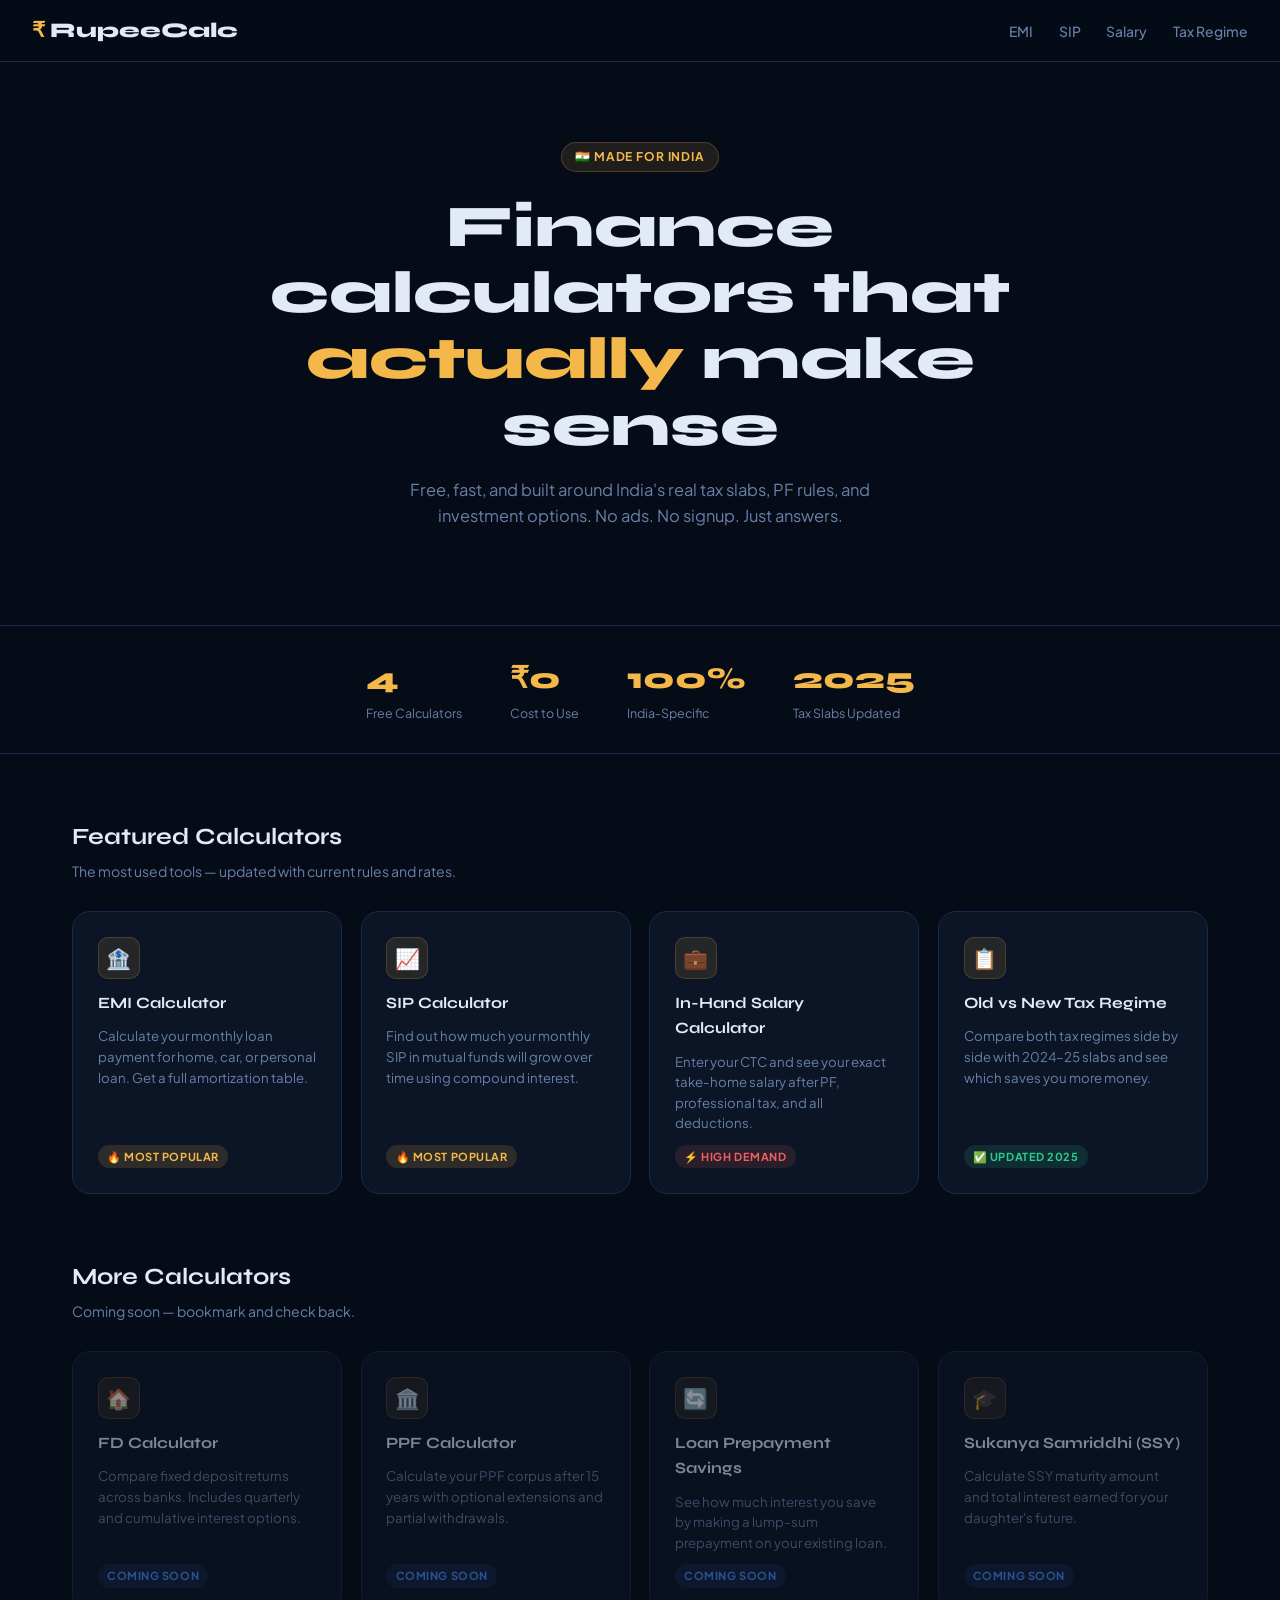
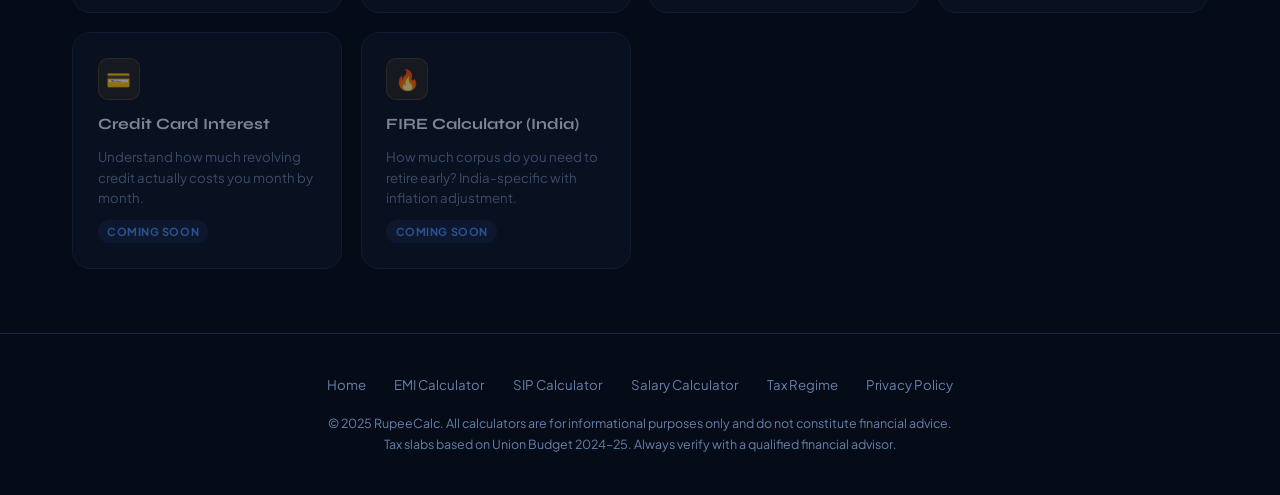
<file: index.html>
<!DOCTYPE html>
<html lang="en">
<head>
<meta charset="UTF-8">
<meta name="viewport" content="width=device-width, initial-scale=1.0">
<title>RupeeCalc – Free Finance Calculators for India | EMI, SIP, Salary, Tax</title>
<meta name="description" content="Free India finance calculators. Calculate EMI, SIP returns, in-hand salary from CTC, and compare old vs new tax regime. Fast, accurate, no signup.">
<meta name="keywords" content="EMI calculator, SIP calculator, salary calculator India, CTC to in-hand, tax regime calculator, finance calculator India">
<meta property="og:title" content="RupeeCalc – India's Finance Calculators">
<meta property="og:description" content="Free, fast finance calculators designed for India. EMI, SIP, Salary, Tax Regime and more.">
<link rel="canonical" href="https://rupeecalc.in/">
<link rel="stylesheet" href="style.css">
<script type="application/ld+json">
{"@context":"https://schema.org","@type":"WebSite","name":"RupeeCalc","url":"https://rupeecalc.in","description":"Free finance calculators for India – EMI, SIP, Salary, Tax Regime"}
</script>
</head>
<body>

<nav>
  <a href="index.html" class="logo"><em>₹</em>RupeeCalc</a>
  <ul class="nav-links">
    <li><a href="emi-calculator.html">EMI</a></li>
    <li><a href="sip-calculator.html">SIP</a></li>
    <li><a href="salary-calculator.html">Salary</a></li>
    <li><a href="tax-calculator.html">Tax Regime</a></li>
  </ul>
</nav>

<section class="hero">
  <div class="hero-bg"></div>
  <div class="badge">🇮🇳 Made for India</div>
  <h1>Finance calculators that <em>actually</em> make sense</h1>
  <p>Free, fast, and built around India's real tax slabs, PF rules, and investment options. No ads. No signup. Just answers.</p>
</section>

<div class="stats">
  <div><span class="stat-num">4</span><span class="stat-label">Free Calculators</span></div>
  <div><span class="stat-num">₹0</span><span class="stat-label">Cost to Use</span></div>
  <div><span class="stat-num">100%</span><span class="stat-label">India-Specific</span></div>
  <div><span class="stat-num">2025</span><span class="stat-label">Tax Slabs Updated</span></div>
</div>

<div class="section">
  <p class="section-title">Featured Calculators</p>
  <p class="section-sub">The most used tools — updated with current rules and rates.</p>
  <div class="grid">

    <a href="emi-calculator.html" class="card">
      <div class="card-icon">🏦</div>
      <h3>EMI Calculator</h3>
      <p>Calculate your monthly loan payment for home, car, or personal loan. Get a full amortization table.</p>
      <span class="tag tag-pop">🔥 Most Popular</span>
    </a>

    <a href="sip-calculator.html" class="card">
      <div class="card-icon">📈</div>
      <h3>SIP Calculator</h3>
      <p>Find out how much your monthly SIP in mutual funds will grow over time using compound interest.</p>
      <span class="tag tag-pop">🔥 Most Popular</span>
    </a>

    <a href="salary-calculator.html" class="card">
      <div class="card-icon">💼</div>
      <h3>In-Hand Salary Calculator</h3>
      <p>Enter your CTC and see your exact take-home salary after PF, professional tax, and all deductions.</p>
      <span class="tag tag-hot">⚡ High Demand</span>
    </a>

    <a href="tax-calculator.html" class="card">
      <div class="card-icon">📋</div>
      <h3>Old vs New Tax Regime</h3>
      <p>Compare both tax regimes side by side with 2024–25 slabs and see which saves you more money.</p>
      <span class="tag tag-new">✅ Updated 2025</span>
    </a>

  </div>

  <p class="section-title">More Calculators</p>
  <p class="section-sub">Coming soon — bookmark and check back.</p>
  <div class="grid">

    <div class="card" style="opacity:.55;cursor:default">
      <div class="card-icon">🏠</div>
      <h3>FD Calculator</h3>
      <p>Compare fixed deposit returns across banks. Includes quarterly and cumulative interest options.</p>
      <span class="tag tag-blue">Coming Soon</span>
    </div>

    <div class="card" style="opacity:.55;cursor:default">
      <div class="card-icon">🏛️</div>
      <h3>PPF Calculator</h3>
      <p>Calculate your PPF corpus after 15 years with optional extensions and partial withdrawals.</p>
      <span class="tag tag-blue">Coming Soon</span>
    </div>

    <div class="card" style="opacity:.55;cursor:default">
      <div class="card-icon">🔄</div>
      <h3>Loan Prepayment Savings</h3>
      <p>See how much interest you save by making a lump-sum prepayment on your existing loan.</p>
      <span class="tag tag-blue">Coming Soon</span>
    </div>

    <div class="card" style="opacity:.55;cursor:default">
      <div class="card-icon">🎓</div>
      <h3>Sukanya Samriddhi (SSY)</h3>
      <p>Calculate SSY maturity amount and total interest earned for your daughter's future.</p>
      <span class="tag tag-blue">Coming Soon</span>
    </div>

    <div class="card" style="opacity:.55;cursor:default">
      <div class="card-icon">💳</div>
      <h3>Credit Card Interest</h3>
      <p>Understand how much revolving credit actually costs you month by month.</p>
      <span class="tag tag-blue">Coming Soon</span>
    </div>

    <div class="card" style="opacity:.55;cursor:default">
      <div class="card-icon">🔥</div>
      <h3>FIRE Calculator (India)</h3>
      <p>How much corpus do you need to retire early? India-specific with inflation adjustment.</p>
      <span class="tag tag-blue">Coming Soon</span>
    </div>

  </div>
</div>

<footer>
  <div class="footer-links">
    <a href="index.html">Home</a>
    <a href="emi-calculator.html">EMI Calculator</a>
    <a href="sip-calculator.html">SIP Calculator</a>
    <a href="salary-calculator.html">Salary Calculator</a>
    <a href="tax-calculator.html">Tax Regime</a>
    <a href="privacy.html">Privacy Policy</a>
  </div>
  <p class="footer-copy">
    © 2025 RupeeCalc. All calculators are for informational purposes only and do not constitute financial advice.<br>
    Tax slabs based on Union Budget 2024–25. Always verify with a qualified financial advisor.
  </p>
</footer>

</body>
</html>
</file>
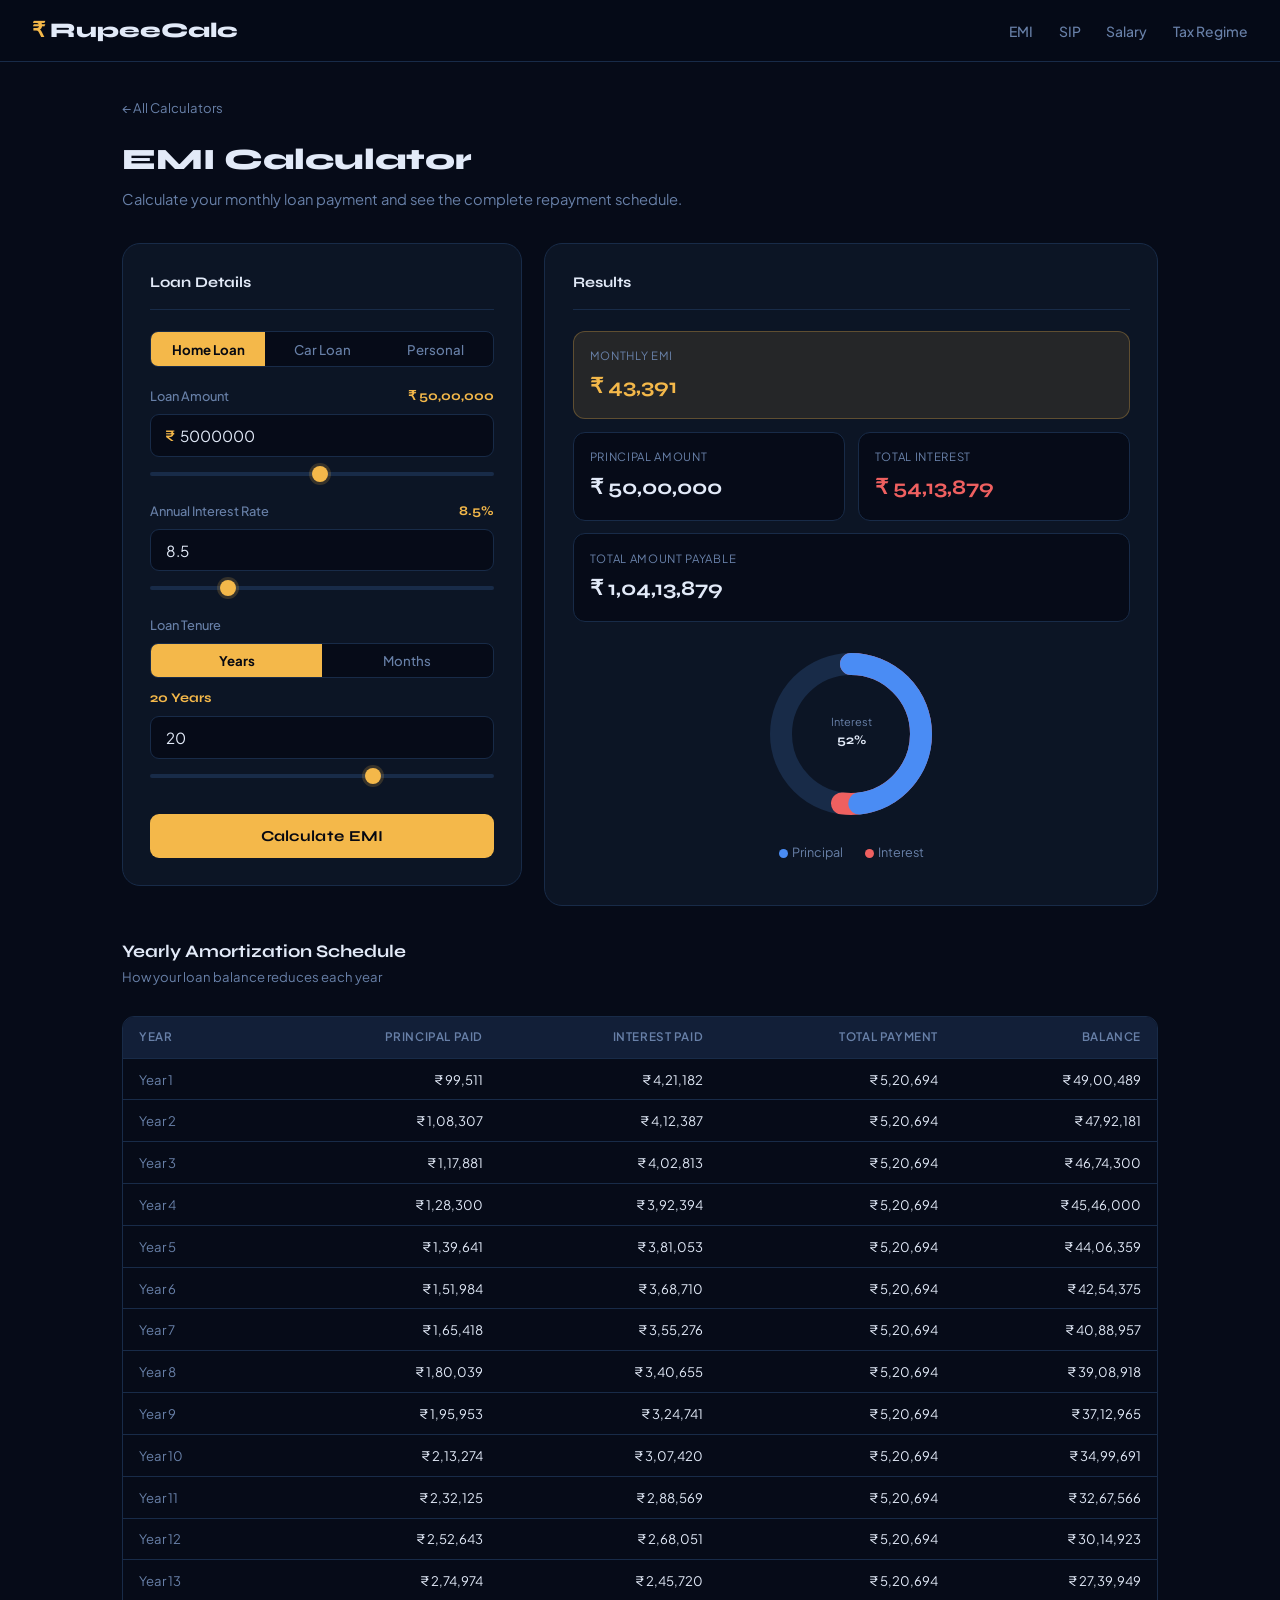
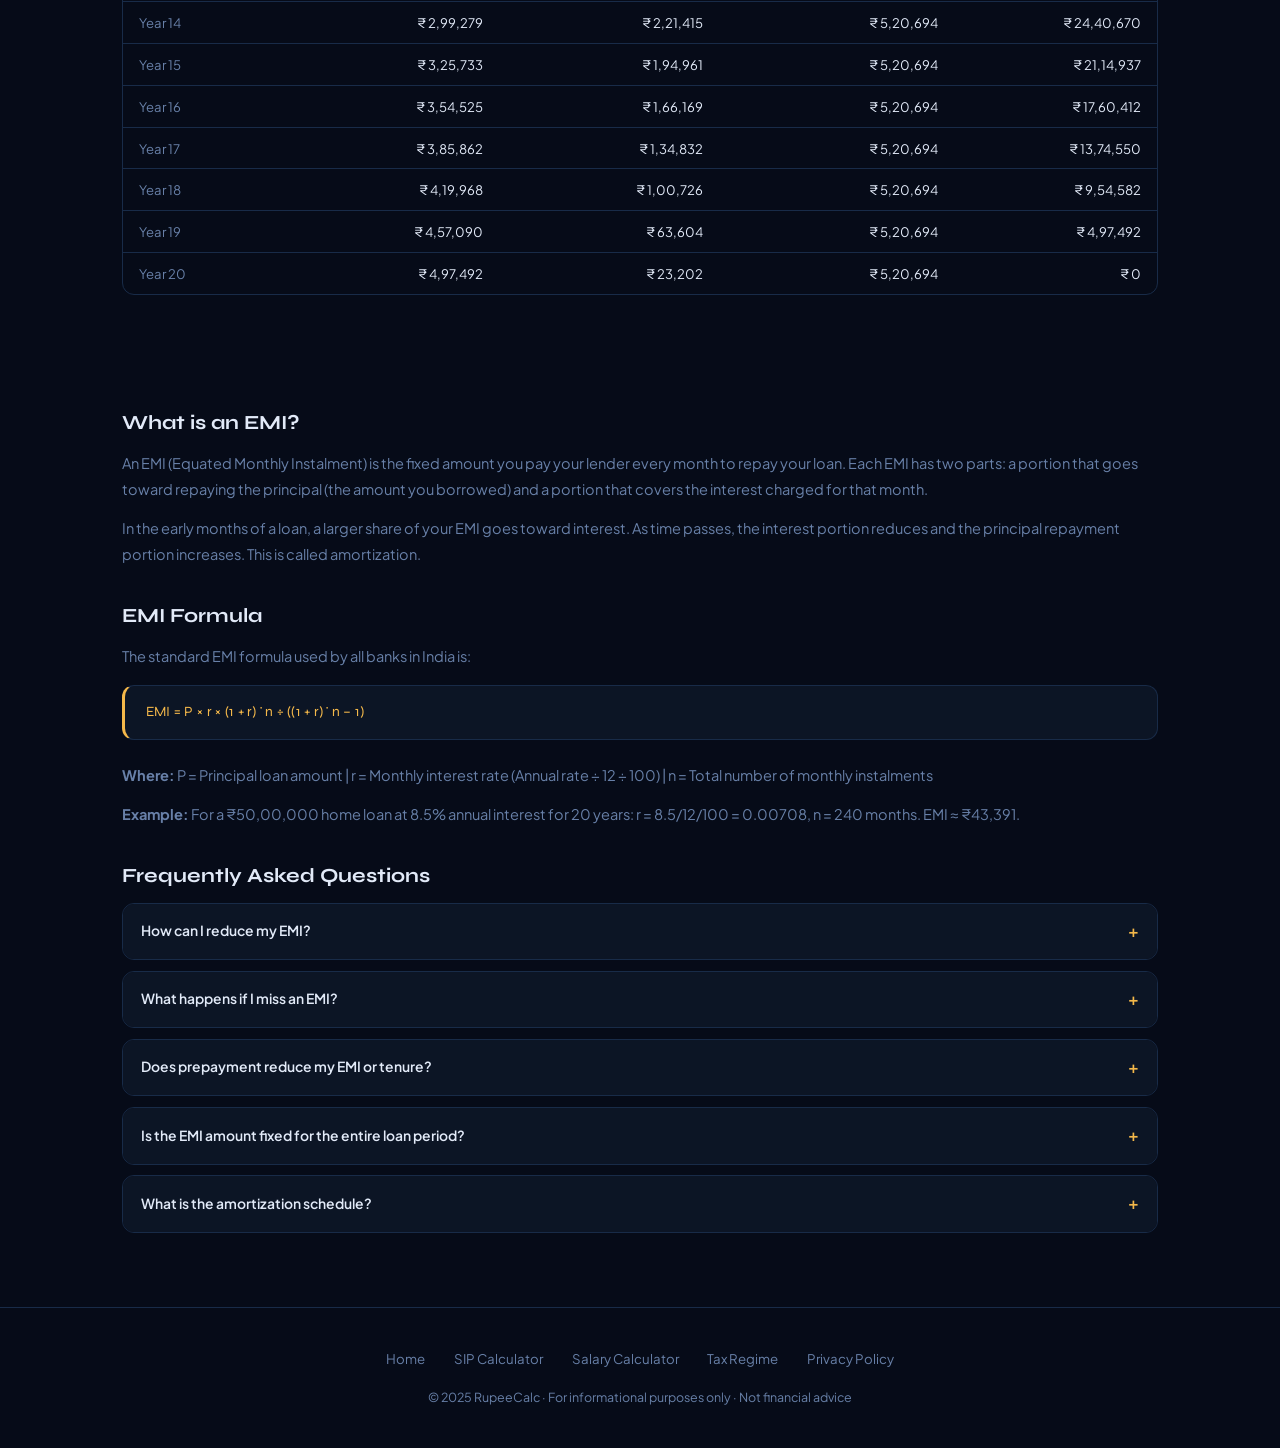
<file: emi-calculator.html>
<!DOCTYPE html>
<html lang="en">
<head>
<meta charset="UTF-8">
<meta name="viewport" content="width=device-width, initial-scale=1.0">
<title>EMI Calculator India 2025 – Home Loan, Car Loan, Personal Loan | RupeeCalc</title>
<meta name="description" content="Free EMI calculator for India. Calculate monthly EMI for home loan, car loan, or personal loan. Get full amortization schedule instantly. Updated 2025.">
<meta name="keywords" content="EMI calculator India, home loan EMI, car loan EMI calculator, personal loan EMI, amortization table India">
<link rel="canonical" href="https://rupeecalc.in/emi-calculator.html">
<link rel="stylesheet" href="style.css">
<script type="application/ld+json">
{"@context":"https://schema.org","@type":"FAQPage","mainEntity":[
{"@type":"Question","name":"What is EMI?","acceptedAnswer":{"@type":"Answer","text":"EMI (Equated Monthly Instalment) is a fixed monthly payment made by a borrower to a lender on a specific date. It comprises both the principal repayment and the interest charged."}},
{"@type":"Question","name":"How is EMI calculated?","acceptedAnswer":{"@type":"Answer","text":"EMI = P × r × (1+r)^n / ((1+r)^n – 1), where P is the principal, r is the monthly interest rate, and n is the number of months."}}
]}
</script>
</head>
<body>

<nav>
  <a href="index.html" class="logo"><em>₹</em>RupeeCalc</a>
  <ul class="nav-links">
    <li><a href="emi-calculator.html">EMI</a></li>
    <li><a href="sip-calculator.html">SIP</a></li>
    <li><a href="salary-calculator.html">Salary</a></li>
    <li><a href="tax-calculator.html">Tax Regime</a></li>
  </ul>
</nav>

<div class="page-wrap">
  <a href="index.html" class="back">← All Calculators</a>
  <h1 class="page-title">EMI Calculator</h1>
  <p class="page-sub">Calculate your monthly loan payment and see the complete repayment schedule.</p>

  <div class="calc-body">
    <!-- INPUT PANEL -->
    <div class="panel">
      <div class="panel-title">Loan Details</div>

      <div class="toggle" id="loanToggle">
        <button class="tbtn on" onclick="setType(this,'Home Loan')">Home Loan</button>
        <button class="tbtn" onclick="setType(this,'Car Loan')">Car Loan</button>
        <button class="tbtn" onclick="setType(this,'Personal Loan')">Personal</button>
      </div>

      <div class="frow">
        <label>Loan Amount <span id="amtLabel">₹ 50,00,000</span></label>
        <div class="iw has-pre"><span class="ipre">₹</span>
          <input type="number" id="amount" value="5000000" min="10000" max="100000000" oninput="syncRange('amount','amtRange',1e4,1e8);calc()">
        </div>
        <input type="range" id="amtRange" min="100000" max="10000000" step="100000" value="5000000" oninput="syncInput('amtRange','amount');calc()">
      </div>

      <div class="frow">
        <label>Annual Interest Rate <span id="rateLabel">8.5%</span></label>
        <div class="iw">
          <input type="number" id="rate" value="8.5" min="1" max="36" step="0.1" oninput="syncRange('rate','rateRange',1,36);calc()">
        </div>
        <input type="range" id="rateRange" min="1" max="36" step="0.1" value="8.5" oninput="syncInput('rateRange','rate');calc()">
      </div>

      <div class="frow">
        <label>Loan Tenure</label>
        <div class="toggle" id="tenureToggle" style="margin-bottom:.6rem">
          <button class="tbtn on" onclick="setTenure('years')">Years</button>
          <button class="tbtn" onclick="setTenure('months')">Months</button>
        </div>
        <label><span id="tenureLabel">20 Years</span></label>
        <div class="iw">
          <input type="number" id="tenure" value="20" min="1" max="30" oninput="syncRange('tenure','tenureRange',1,30);calc()">
        </div>
        <input type="range" id="tenureRange" min="1" max="30" value="20" oninput="syncInput('tenureRange','tenure');calc()">
      </div>

      <button class="btn" onclick="calc()">Calculate EMI</button>
    </div>

    <!-- RESULT PANEL -->
    <div class="panel">
      <div class="panel-title">Results</div>
      <div id="results">
        <div class="ph"><div class="ph-icon">🏦</div>Enter your loan details to calculate EMI</div>
      </div>
    </div>
  </div>

  <!-- AMORTIZATION TABLE -->
  <div id="amoSection" style="display:none">
    <div style="display:flex;justify-content:space-between;align-items:center;margin:2rem 0 .5rem">
      <div>
        <div style="font-family:'Syne',sans-serif;font-weight:700;font-size:1.1rem;color:var(--text)">Yearly Amortization Schedule</div>
        <div style="font-size:.82rem;color:var(--muted)">How your loan balance reduces each year</div>
      </div>
    </div>
    <div class="tscroll">
      <table>
        <thead>
          <tr>
            <th>Year</th>
            <th>Principal Paid</th>
            <th>Interest Paid</th>
            <th>Total Payment</th>
            <th>Balance</th>
          </tr>
        </thead>
        <tbody id="amoBody"></tbody>
      </table>
    </div>
  </div>
</div>

<!-- SEO CONTENT -->
<div class="content">
  <h2>What is an EMI?</h2>
  <p>An EMI (Equated Monthly Instalment) is the fixed amount you pay your lender every month to repay your loan. Each EMI has two parts: a portion that goes toward repaying the principal (the amount you borrowed) and a portion that covers the interest charged for that month.</p>
  <p>In the early months of a loan, a larger share of your EMI goes toward interest. As time passes, the interest portion reduces and the principal repayment portion increases. This is called amortization.</p>

  <h2>EMI Formula</h2>
  <p>The standard EMI formula used by all banks in India is:</p>
  <div class="formula">EMI = P × r × (1 + r)^n ÷ ((1 + r)^n – 1)</div>
  <p><strong>Where:</strong> P = Principal loan amount | r = Monthly interest rate (Annual rate ÷ 12 ÷ 100) | n = Total number of monthly instalments</p>
  <p><strong>Example:</strong> For a ₹50,00,000 home loan at 8.5% annual interest for 20 years: r = 8.5/12/100 = 0.00708, n = 240 months. EMI ≈ ₹43,391.</p>

  <h2>Frequently Asked Questions</h2>
  <div class="faq">
    <details>
      <summary>How can I reduce my EMI?</summary>
      <div class="faq-body">You can reduce your EMI in three ways: (1) Make a larger down payment to reduce the principal, (2) Negotiate a lower interest rate — even 0.5% difference can save lakhs over a 20-year loan, (3) Choose a longer tenure — but this means more total interest paid overall.</div>
    </details>
    <details>
      <summary>What happens if I miss an EMI?</summary>
      <div class="faq-body">Missing an EMI attracts a late payment penalty (typically 1–2% of the overdue amount) and negatively impacts your CIBIL score. After 3 consecutive missed EMIs, the loan is classified as an NPA (Non-Performing Asset) by the bank.</div>
    </details>
    <details>
      <summary>Does prepayment reduce my EMI or tenure?</summary>
      <div class="faq-body">Most banks give you the option to either reduce your EMI amount or keep the EMI the same and reduce the loan tenure. Reducing tenure is generally more beneficial as it results in less total interest paid.</div>
    </details>
    <details>
      <summary>Is the EMI amount fixed for the entire loan period?</summary>
      <div class="faq-body">For fixed-rate loans, yes. For floating-rate loans (linked to MCLR or repo rate), the EMI changes when the base rate changes. Most home loans in India are floating rate. Check your loan agreement for the type you have.</div>
    </details>
    <details>
      <summary>What is the amortization schedule?</summary>
      <div class="faq-body">The amortization schedule is a table showing the breakdown of each payment into principal and interest, and the remaining loan balance after each payment. It helps you understand exactly how your loan is being paid off over time.</div>
    </details>
  </div>
</div>

<footer>
  <div class="footer-links">
    <a href="index.html">Home</a>
    <a href="sip-calculator.html">SIP Calculator</a>
    <a href="salary-calculator.html">Salary Calculator</a>
    <a href="tax-calculator.html">Tax Regime</a>
    <a href="privacy.html">Privacy Policy</a>
  </div>
  <p class="footer-copy">© 2025 RupeeCalc · For informational purposes only · Not financial advice</p>
</footer>

<script>
let tenureInMonths = false;
let loanType = 'Home Loan';

function setType(btn, type) {
  document.querySelectorAll('#loanToggle .tbtn').forEach(b => b.classList.remove('on'));
  btn.classList.add('on');
  loanType = type;
  const rateDefaults = {'Home Loan': 8.5, 'Car Loan': 9.0, 'Personal Loan': 14.0};
  const tenureDefaults = {'Home Loan': 20, 'Car Loan': 5, 'Personal Loan': 3};
  const amtDefaults = {'Home Loan': 5000000, 'Car Loan': 800000, 'Personal Loan': 500000};
  document.getElementById('rate').value = rateDefaults[type];
  document.getElementById('rateRange').value = rateDefaults[type];
  document.getElementById('rateLabel').textContent = rateDefaults[type] + '%';
  document.getElementById('tenure').value = tenureDefaults[type];
  document.getElementById('tenureRange').value = tenureDefaults[type];
  document.getElementById('tenureRange').max = type === 'Home Loan' ? 30 : type === 'Car Loan' ? 10 : 7;
  document.getElementById('amount').value = amtDefaults[type];
  document.getElementById('amtRange').value = amtDefaults[type];
  document.getElementById('amtLabel').textContent = '₹ ' + fmt(amtDefaults[type]);
  updateTenureLabel();
  calc();
}

function setTenure(mode) {
  tenureInMonths = mode === 'months';
  document.querySelectorAll('#tenureToggle .tbtn').forEach(b => b.classList.remove('on'));
  event.target.classList.add('on');
  const cur = parseInt(document.getElementById('tenure').value);
  if (tenureInMonths) {
    document.getElementById('tenure').value = cur * 12;
    document.getElementById('tenureRange').max = 360;
    document.getElementById('tenureRange').value = cur * 12;
  } else {
    document.getElementById('tenure').value = Math.round(cur / 12);
    document.getElementById('tenureRange').max = 30;
    document.getElementById('tenureRange').value = Math.round(cur / 12);
  }
  updateTenureLabel();
  calc();
}

function updateTenureLabel() {
  const v = document.getElementById('tenure').value;
  document.getElementById('tenureLabel').textContent = v + (tenureInMonths ? ' Months' : ' Years');
}

function syncRange(inputId, rangeId, min, max) {
  const v = document.getElementById(inputId).value;
  document.getElementById(rangeId).value = Math.min(max, Math.max(min, v));
  if (inputId === 'amount') document.getElementById('amtLabel').textContent = '₹ ' + fmt(v);
  if (inputId === 'rate') document.getElementById('rateLabel').textContent = v + '%';
  if (inputId === 'tenure') updateTenureLabel();
}

function syncInput(rangeId, inputId) {
  const v = document.getElementById(rangeId).value;
  document.getElementById(inputId).value = v;
  if (inputId === 'amount') document.getElementById('amtLabel').textContent = '₹ ' + fmt(v);
  if (inputId === 'rate') document.getElementById('rateLabel').textContent = v + '%';
  if (inputId === 'tenure') updateTenureLabel();
}

function fmt(n) {
  return parseFloat(n).toLocaleString('en-IN', {maximumFractionDigits: 0});
}

function calc() {
  const P = parseFloat(document.getElementById('amount').value) || 0;
  const annualRate = parseFloat(document.getElementById('rate').value) || 0;
  let tenure = parseInt(document.getElementById('tenure').value) || 0;
  const n = tenureInMonths ? tenure : tenure * 12;
  const r = annualRate / 12 / 100;

  if (P <= 0 || n <= 0 || annualRate <= 0) return;

  const emi = P * r * Math.pow(1 + r, n) / (Math.pow(1 + r, n) - 1);
  const total = emi * n;
  const interest = total - P;

  document.getElementById('results').innerHTML = `
    <div class="rg">
      <div class="rb accent full">
        <div class="rl-">Monthly EMI</div>
        <div class="rv">₹ ${fmt(emi)}</div>
      </div>
      <div class="rb">
        <div class="rl-">Principal Amount</div>
        <div class="rv">₹ ${fmt(P)}</div>
      </div>
      <div class="rb">
        <div class="rl-">Total Interest</div>
        <div class="rv" style="color:var(--red)">₹ ${fmt(interest)}</div>
      </div>
      <div class="rb full">
        <div class="rl-">Total Amount Payable</div>
        <div class="rv">₹ ${fmt(total)}</div>
      </div>
    </div>
    ${donut(P, interest)}
  `;

  buildAmortization(P, r, n, emi);
  document.getElementById('amoSection').style.display = 'block';
}

function donut(principal, interest) {
  const total = principal + interest;
  const pct = principal / total;
  const r = 70, cx = 90, cy = 90;
  const circ = 2 * Math.PI * r;
  const dash = pct * circ;
  return `
    <div class="donut-wrap">
      <svg width="180" height="180" class="donut" viewBox="0 0 180 180">
        <circle cx="${cx}" cy="${cy}" r="${r}" fill="none" stroke="var(--border)" stroke-width="22"/>
        <circle cx="${cx}" cy="${cy}" r="${r}" fill="none" stroke="var(--red)" stroke-width="22" stroke-dasharray="${circ}" stroke-dashoffset="${dash}" stroke-linecap="round" transform="rotate(-90 ${cx} ${cy})"/>
        <circle cx="${cx}" cy="${cy}" r="${r}" fill="none" stroke="var(--blue)" stroke-width="22" stroke-dasharray="${dash} ${circ}" stroke-dashoffset="0" stroke-linecap="round" transform="rotate(-90 ${cx} ${cy})"/>
        <text x="${cx}" y="${cy - 8}" text-anchor="middle" fill="var(--muted)" font-size="11" font-family="Plus Jakarta Sans">Interest</text>
        <text x="${cx}" y="${cy + 10}" text-anchor="middle" fill="var(--text)" font-size="13" font-weight="700" font-family="Syne">${Math.round((interest/(principal+interest))*100)}%</text>
      </svg>
      <div class="dlegend">
        <div><span class="dot" style="background:var(--blue)"></span>Principal</div>
        <div><span class="dot" style="background:var(--red)"></span>Interest</div>
      </div>
    </div>`;
}

function buildAmortization(P, r, n, emi) {
  const years = Math.ceil(n / 12);
  let balance = P;
  let tbody = '';
  for (let y = 1; y <= years; y++) {
    let paidP = 0, paidI = 0;
    const months = Math.min(12, n - (y - 1) * 12);
    for (let m = 0; m < months; m++) {
      const ipart = balance * r;
      const ppart = emi - ipart;
      paidI += ipart;
      paidP += ppart;
      balance -= ppart;
    }
    if (balance < 0) balance = 0;
    tbody += `<tr>
      <td>Year ${y}</td>
      <td>₹ ${fmt(paidP)}</td>
      <td>₹ ${fmt(paidI)}</td>
      <td>₹ ${fmt(paidP + paidI)}</td>
      <td>₹ ${fmt(balance)}</td>
    </tr>`;
  }
  document.getElementById('amoBody').innerHTML = tbody;
}

// Init
calc();
</script>
</body>
</html>
</file>
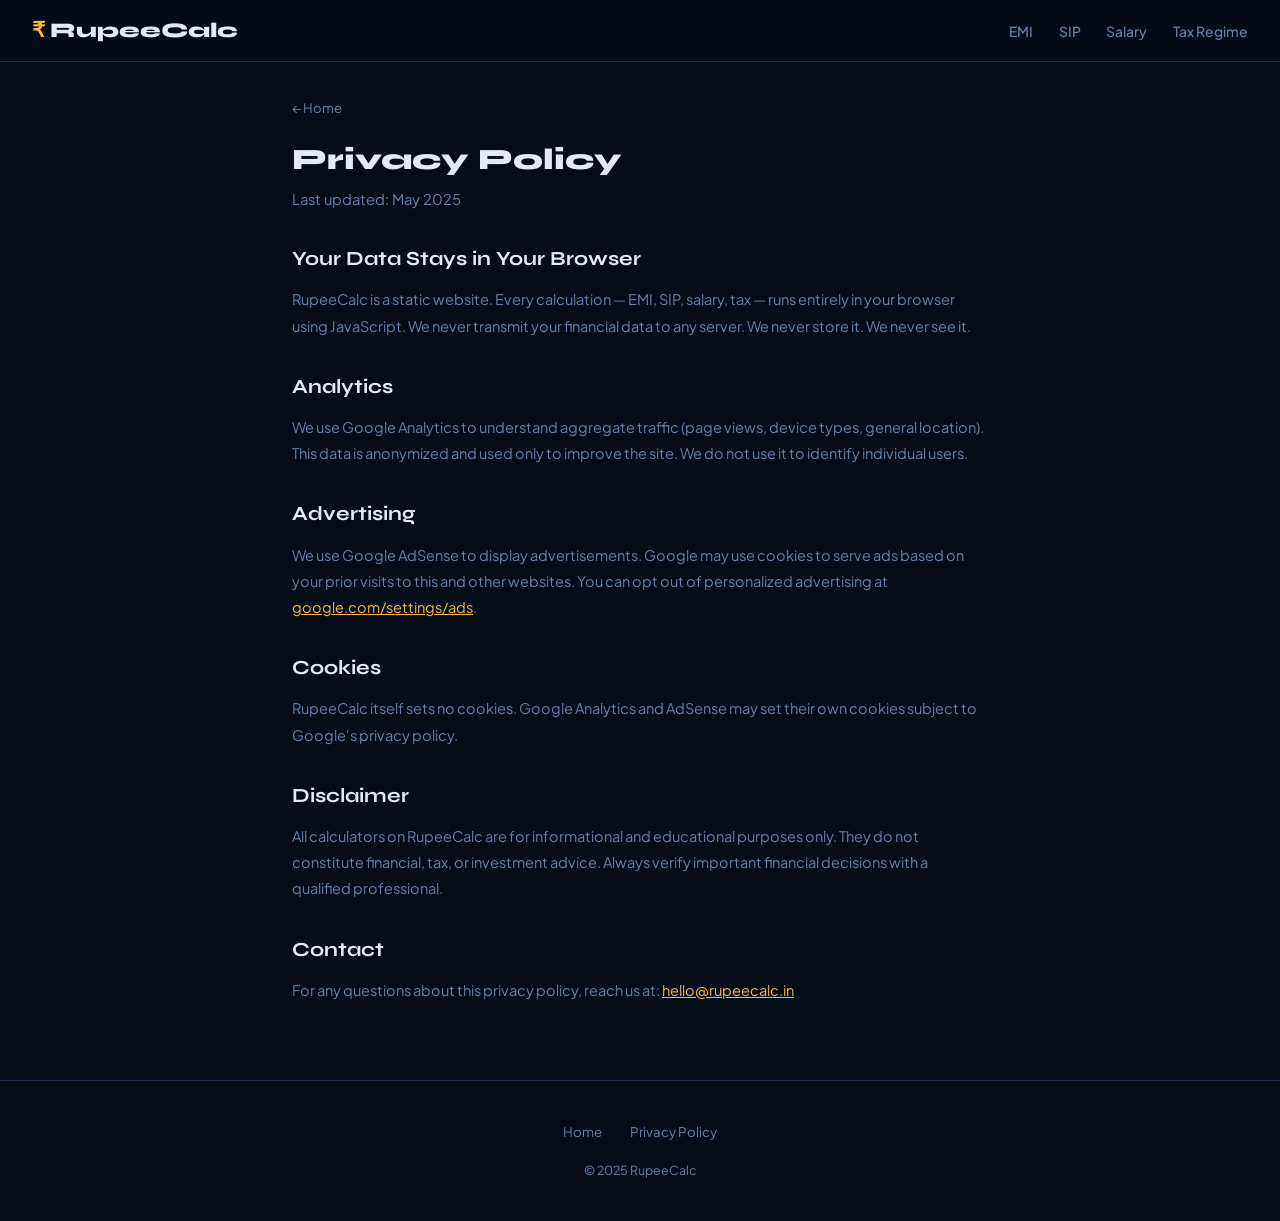
<file: privacy.html>
<!DOCTYPE html>
<html lang="en">
<head>
<meta charset="UTF-8">
<meta name="viewport" content="width=device-width, initial-scale=1.0">
<title>Privacy Policy | RupeeCalc</title>
<meta name="description" content="Privacy policy for RupeeCalc. We don't collect your financial data. All calculations happen in your browser.">
<link rel="canonical" href="https://rupeecalc.in/privacy.html">
<link rel="stylesheet" href="style.css">
</head>
<body>
<nav>
  <a href="index.html" class="logo"><em>₹</em>RupeeCalc</a>
  <ul class="nav-links">
    <li><a href="emi-calculator.html">EMI</a></li>
    <li><a href="sip-calculator.html">SIP</a></li>
    <li><a href="salary-calculator.html">Salary</a></li>
    <li><a href="tax-calculator.html">Tax Regime</a></li>
  </ul>
</nav>
<div class="page-wrap" style="max-width:760px">
  <a href="index.html" class="back">← Home</a>
  <h1 class="page-title">Privacy Policy</h1>
  <p class="page-sub">Last updated: May 2025</p>
  <div class="content" style="padding:0;margin:0">
    <h2>Your Data Stays in Your Browser</h2>
    <p>RupeeCalc is a static website. Every calculation — EMI, SIP, salary, tax — runs entirely in your browser using JavaScript. We never transmit your financial data to any server. We never store it. We never see it.</p>
    <h2>Analytics</h2>
    <p>We use Google Analytics to understand aggregate traffic (page views, device types, general location). This data is anonymized and used only to improve the site. We do not use it to identify individual users.</p>
    <h2>Advertising</h2>
    <p>We use Google AdSense to display advertisements. Google may use cookies to serve ads based on your prior visits to this and other websites. You can opt out of personalized advertising at <a href="https://www.google.com/settings/ads" style="color:var(--gold)">google.com/settings/ads</a>.</p>
    <h2>Cookies</h2>
    <p>RupeeCalc itself sets no cookies. Google Analytics and AdSense may set their own cookies subject to Google's privacy policy.</p>
    <h2>Disclaimer</h2>
    <p>All calculators on RupeeCalc are for informational and educational purposes only. They do not constitute financial, tax, or investment advice. Always verify important financial decisions with a qualified professional.</p>
    <h2>Contact</h2>
    <p>For any questions about this privacy policy, reach us at: <a href="mailto:hello@rupeecalc.in" style="color:var(--gold)">hello@rupeecalc.in</a></p>
  </div>
</div>
<footer>
  <div class="footer-links">
    <a href="index.html">Home</a>
    <a href="privacy.html">Privacy Policy</a>
  </div>
  <p class="footer-copy">© 2025 RupeeCalc</p>
</footer>
</body>
</html>
</file>
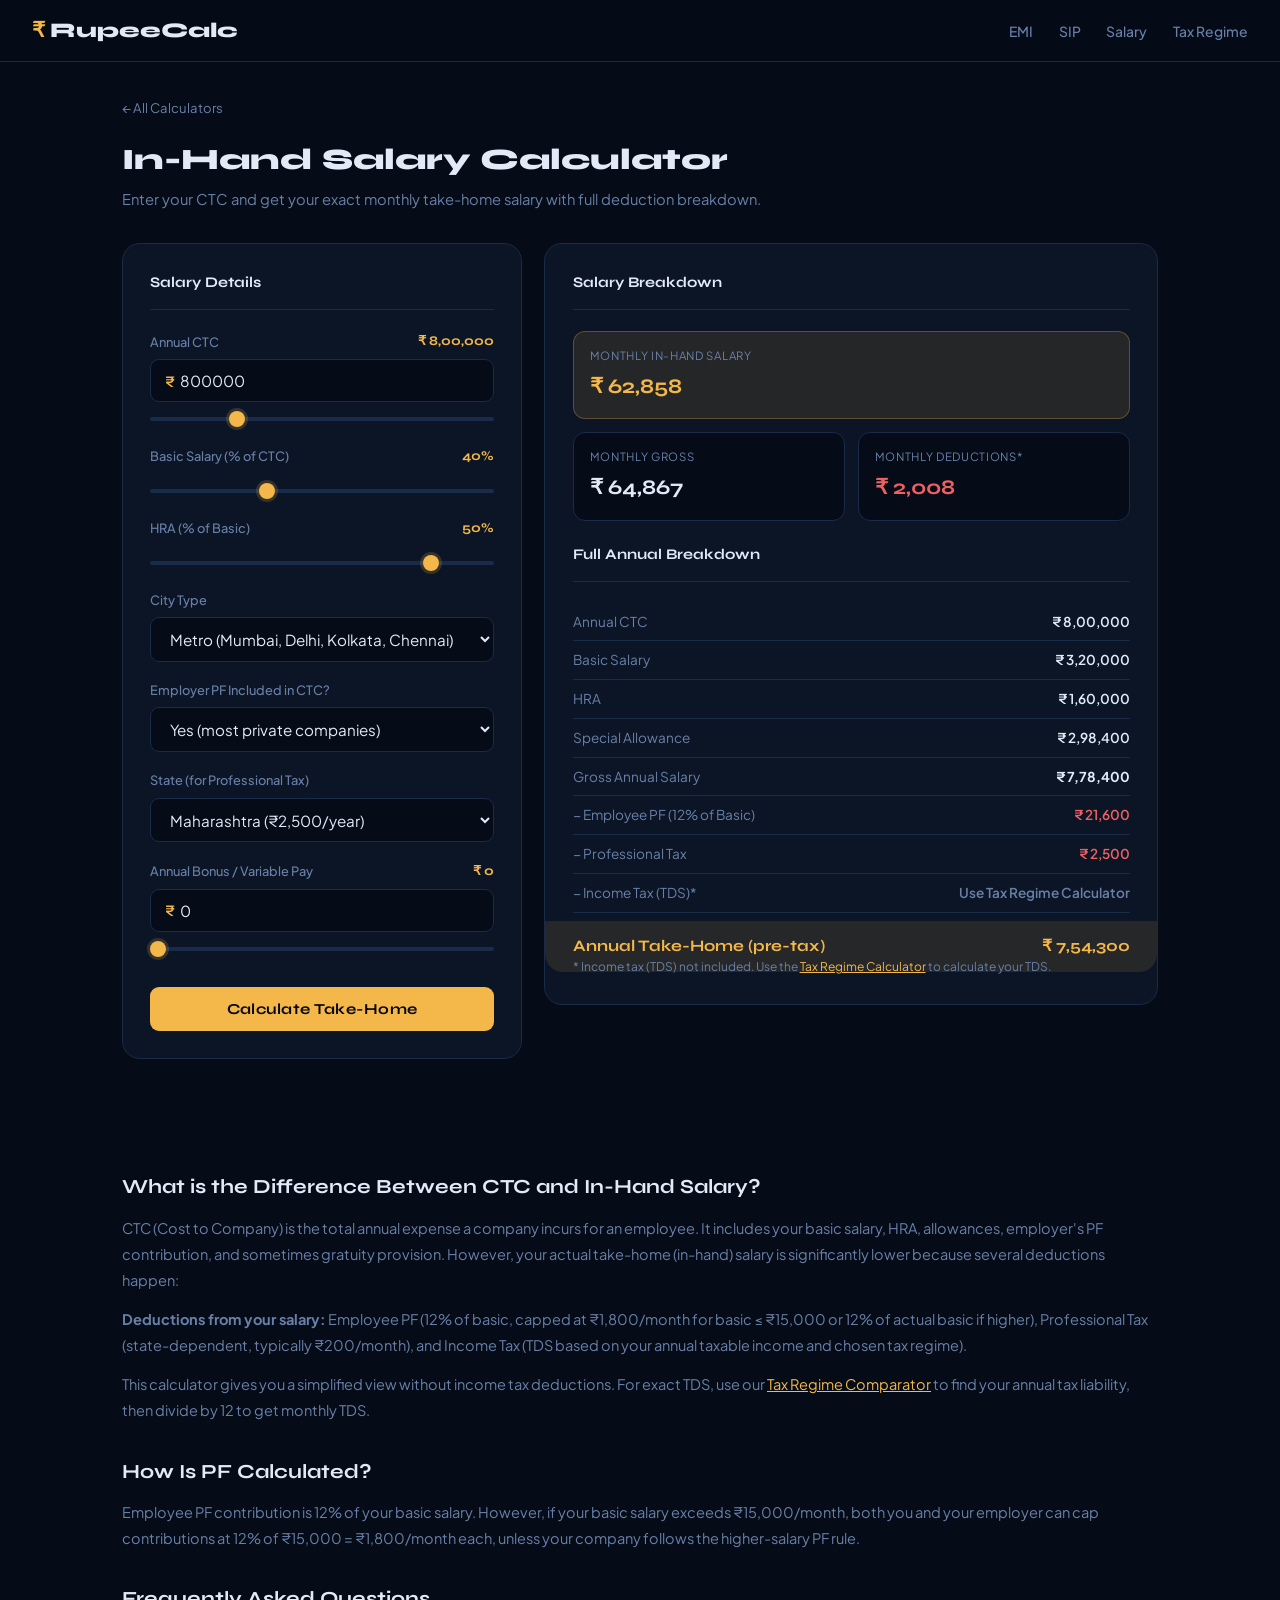
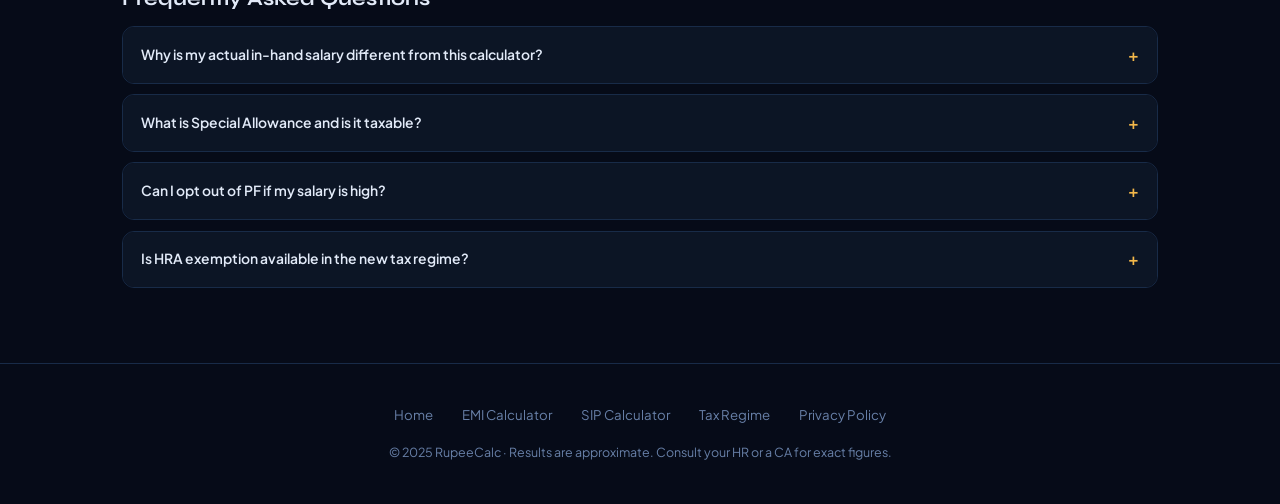
<file: salary-calculator.html>
<!DOCTYPE html>
<html lang="en">
<head>
<meta charset="UTF-8">
<meta name="viewport" content="width=device-width, initial-scale=1.0">
<title>In-Hand Salary Calculator India 2025 – CTC to Take-Home | RupeeCalc</title>
<meta name="description" content="Calculate your exact in-hand salary from CTC in India. Includes PF, professional tax, HRA, and all deductions. Updated for 2024-25.">
<meta name="keywords" content="in hand salary calculator India, CTC to take home salary, salary calculator 2025, PF deduction calculator, net salary India">
<link rel="canonical" href="https://rupeecalc.in/salary-calculator.html">
<link rel="stylesheet" href="style.css">
<script type="application/ld+json">
{"@context":"https://schema.org","@type":"FAQPage","mainEntity":[
{"@type":"Question","name":"What is the difference between CTC and in-hand salary?","acceptedAnswer":{"@type":"Answer","text":"CTC (Cost to Company) is the total amount a company spends on an employee including employer PF, gratuity provision, and all allowances. In-hand salary (take-home) is what you actually receive after deducting employee PF, professional tax, and income tax from your gross salary."}},
{"@type":"Question","name":"How is professional tax calculated in India?","acceptedAnswer":{"@type":"Answer","text":"Professional tax varies by state. In Maharashtra, it is ₹200/month (₹300 in February) for salaries above ₹10,000. In Karnataka it's ₹200/month for salaries above ₹15,000. Some states like Delhi and Haryana don't have professional tax."}}
]}
</script>
</head>
<body>

<nav>
  <a href="index.html" class="logo"><em>₹</em>RupeeCalc</a>
  <ul class="nav-links">
    <li><a href="emi-calculator.html">EMI</a></li>
    <li><a href="sip-calculator.html">SIP</a></li>
    <li><a href="salary-calculator.html">Salary</a></li>
    <li><a href="tax-calculator.html">Tax Regime</a></li>
  </ul>
</nav>

<div class="page-wrap">
  <a href="index.html" class="back">← All Calculators</a>
  <h1 class="page-title">In-Hand Salary Calculator</h1>
  <p class="page-sub">Enter your CTC and get your exact monthly take-home salary with full deduction breakdown.</p>

  <div class="calc-body">
    <!-- INPUT -->
    <div class="panel">
      <div class="panel-title">Salary Details</div>

      <div class="frow">
        <label>Annual CTC <span id="ctcLabel">₹ 8,00,000</span></label>
        <div class="iw has-pre"><span class="ipre">₹</span>
          <input type="number" id="ctc" value="800000" min="100000" oninput="syncRange('ctc','ctcRange',100000,5000000);calc()">
        </div>
        <input type="range" id="ctcRange" min="100000" max="3000000" step="50000" value="800000" oninput="syncInput('ctcRange','ctc');calc()">
      </div>

      <div class="frow">
        <label>Basic Salary (% of CTC) <span id="basicLabel">40%</span></label>
        <input type="range" id="basicPct" min="30" max="60" step="5" value="40" oninput="document.getElementById('basicLabel').textContent=this.value+'%';calc()">
      </div>

      <div class="frow">
        <label>HRA (% of Basic) <span id="hraLabel">50%</span></label>
        <input type="range" id="hraPct" min="0" max="60" step="5" value="50" oninput="document.getElementById('hraLabel').textContent=this.value+'%';calc()">
      </div>

      <div class="frow">
        <label>City Type</label>
        <select id="cityType" onchange="calc()">
          <option value="metro">Metro (Mumbai, Delhi, Kolkata, Chennai)</option>
          <option value="nonmetro">Non-Metro</option>
        </select>
      </div>

      <div class="frow">
        <label>Employer PF Included in CTC?</label>
        <select id="pfInCTC" onchange="calc()">
          <option value="yes">Yes (most private companies)</option>
          <option value="no">No (PF is extra)</option>
        </select>
      </div>

      <div class="frow">
        <label>State (for Professional Tax)</label>
        <select id="state" onchange="calc()">
          <option value="maharashtra">Maharashtra (₹2,500/year)</option>
          <option value="karnataka">Karnataka (₹2,400/year)</option>
          <option value="telangana">Telangana / Andhra Pradesh (₹2,400/year)</option>
          <option value="westbengal">West Bengal (₹2,400/year)</option>
          <option value="none">Delhi / Haryana / UP (No PT)</option>
        </select>
      </div>

      <div class="frow">
        <label>Annual Bonus / Variable Pay <span id="bonusLabel">₹ 0</span></label>
        <div class="iw has-pre"><span class="ipre">₹</span>
          <input type="number" id="bonus" value="0" min="0" oninput="syncRange('bonus','bonusRange',0,2000000);calc()">
        </div>
        <input type="range" id="bonusRange" min="0" max="500000" step="10000" value="0" oninput="syncInput('bonusRange','bonus');calc()">
      </div>

      <button class="btn" onclick="calc()">Calculate Take-Home</button>
    </div>

    <!-- RESULTS -->
    <div class="panel">
      <div class="panel-title">Salary Breakdown</div>
      <div id="results">
        <div class="ph"><div class="ph-icon">💼</div>Enter your CTC details to see the breakdown</div>
      </div>
    </div>
  </div>
</div>

<!-- SEO CONTENT -->
<div class="content">
  <h2>What is the Difference Between CTC and In-Hand Salary?</h2>
  <p>CTC (Cost to Company) is the total annual expense a company incurs for an employee. It includes your basic salary, HRA, allowances, employer's PF contribution, and sometimes gratuity provision. However, your actual take-home (in-hand) salary is significantly lower because several deductions happen:</p>
  <p><strong>Deductions from your salary:</strong> Employee PF (12% of basic, capped at ₹1,800/month for basic ≤ ₹15,000 or 12% of actual basic if higher), Professional Tax (state-dependent, typically ₹200/month), and Income Tax (TDS based on your annual taxable income and chosen tax regime).</p>
  <p>This calculator gives you a simplified view without income tax deductions. For exact TDS, use our <a href="tax-calculator.html" style="color:var(--gold)">Tax Regime Comparator</a> to find your annual tax liability, then divide by 12 to get monthly TDS.</p>

  <h2>How Is PF Calculated?</h2>
  <p>Employee PF contribution is 12% of your basic salary. However, if your basic salary exceeds ₹15,000/month, both you and your employer can cap contributions at 12% of ₹15,000 = ₹1,800/month each, unless your company follows the higher-salary PF rule.</p>

  <h2>Frequently Asked Questions</h2>
  <div class="faq">
    <details>
      <summary>Why is my actual in-hand salary different from this calculator?</summary>
      <div class="faq-body">This calculator uses standard assumptions for salary structure. Your actual salary structure depends on your offer letter. Companies vary in how they split CTC into basic, HRA, LTA, food coupons, medical allowance, and special allowances. Check your salary slip for the exact breakdown.</div>
    </details>
    <details>
      <summary>What is Special Allowance and is it taxable?</summary>
      <div class="faq-body">Special Allowance is the residual amount in your salary after basic, HRA, and other defined allowances. It is fully taxable. Many companies put a large portion of salary under special allowance because it's flexible. In your salary slip, it's the "balancing" component.</div>
    </details>
    <details>
      <summary>Can I opt out of PF if my salary is high?</summary>
      <div class="faq-body">If you are joining a new organization and your salary is above ₹15,000/month (basic), you can opt out of PF by submitting Form 11. However, this must be done at the time of joining. Once enrolled, you cannot opt out during employment with the same employer.</div>
    </details>
    <details>
      <summary>Is HRA exemption available in the new tax regime?</summary>
      <div class="faq-body">No. HRA exemption is only available under the old tax regime. Under the new tax regime, HRA is fully taxable as part of your gross salary. This is a major factor to consider when choosing between old and new regime — check our Tax Regime Calculator for the full comparison.</div>
    </details>
  </div>
</div>

<footer>
  <div class="footer-links">
    <a href="index.html">Home</a>
    <a href="emi-calculator.html">EMI Calculator</a>
    <a href="sip-calculator.html">SIP Calculator</a>
    <a href="tax-calculator.html">Tax Regime</a>
    <a href="privacy.html">Privacy Policy</a>
  </div>
  <p class="footer-copy">© 2025 RupeeCalc · Results are approximate. Consult your HR or a CA for exact figures.</p>
</footer>

<script>
const PT = { maharashtra: 2500, karnataka: 2400, telangana: 2400, westbengal: 2400, none: 0 };

function syncRange(inputId, rangeId, min, max) {
  const v = parseFloat(document.getElementById(inputId).value);
  document.getElementById(rangeId).value = Math.min(max, Math.max(min, v));
  if (inputId === 'ctc') document.getElementById('ctcLabel').textContent = '₹ ' + fmt(v);
  if (inputId === 'bonus') document.getElementById('bonusLabel').textContent = '₹ ' + fmt(v);
}

function syncInput(rangeId, inputId) {
  const v = document.getElementById(rangeId).value;
  document.getElementById(inputId).value = v;
  if (inputId === 'ctc') document.getElementById('ctcLabel').textContent = '₹ ' + fmt(v);
  if (inputId === 'bonus') document.getElementById('bonusLabel').textContent = '₹ ' + fmt(v);
}

function fmt(n) {
  return parseFloat(n).toLocaleString('en-IN', { maximumFractionDigits: 0 });
}

function calc() {
  const ctc = parseFloat(document.getElementById('ctc').value) || 0;
  const bonus = parseFloat(document.getElementById('bonus').value) || 0;
  const basicPct = parseFloat(document.getElementById('basicPct').value) / 100;
  const hraPct = parseFloat(document.getElementById('hraPct').value) / 100;
  const pfInCTC = document.getElementById('pfInCTC').value;
  const state = document.getElementById('state').value;

  if (ctc <= 0) return;

  // Annual calculations
  const annualBasic = ctc * basicPct;
  const monthlyBasic = annualBasic / 12;
  const annualHRA = annualBasic * hraPct;

  // Employer PF
  const empPfBase = Math.min(monthlyBasic, 15000);
  const annualEmployerPF = empPfBase * 0.12 * 12;
  const annualEmployeePF = empPfBase * 0.12 * 12;

  // Gross salary (excluding employer PF if it's part of CTC)
  let fixedCtc = ctc;
  if (pfInCTC === 'yes') {
    fixedCtc = ctc - annualEmployerPF;
  }

  // Remaining allowances
  const annualSpecialAllowance = fixedCtc - annualBasic - annualHRA;
  const grossAnnual = annualBasic + annualHRA + Math.max(0, annualSpecialAllowance) + bonus;

  // Professional tax
  const annualPT = PT[state] || 0;

  // Net = Gross - Employee PF - PT
  const annualNet = grossAnnual - annualEmployeePF - annualPT;

  const monthlyGross = grossAnnual / 12;
  const monthlyNet = annualNet / 12;
  const monthlyDeductions = (annualEmployeePF + annualPT) / 12;

  document.getElementById('results').innerHTML = `
    <div class="rg">
      <div class="rb accent full">
        <div class="rl-">Monthly In-Hand Salary</div>
        <div class="rv">₹ ${fmt(monthlyNet)}</div>
      </div>
      <div class="rb">
        <div class="rl-">Monthly Gross</div>
        <div class="rv">₹ ${fmt(monthlyGross)}</div>
      </div>
      <div class="rb">
        <div class="rl-">Monthly Deductions*</div>
        <div class="rv" style="color:var(--red)">₹ ${fmt(monthlyDeductions)}</div>
      </div>
    </div>

    <div class="panel-title" style="margin-top:1.2rem">Full Annual Breakdown</div>
    <div class="breakdown">
      <div class="bkrow"><span class="bklabel">Annual CTC</span><span class="bkval">₹ ${fmt(ctc)}</span></div>
      <div class="bkrow"><span class="bklabel">Basic Salary</span><span class="bkval">₹ ${fmt(annualBasic)}</span></div>
      <div class="bkrow"><span class="bklabel">HRA</span><span class="bkval">₹ ${fmt(annualHRA)}</span></div>
      <div class="bkrow"><span class="bklabel">Special Allowance</span><span class="bkval">₹ ${fmt(Math.max(0, annualSpecialAllowance))}</span></div>
      ${bonus > 0 ? `<div class="bkrow"><span class="bklabel">Bonus / Variable Pay</span><span class="bkval">₹ ${fmt(bonus)}</span></div>` : ''}
      <div class="bkrow"><span class="bklabel">Gross Annual Salary</span><span class="bkval" style="font-weight:700">₹ ${fmt(grossAnnual)}</span></div>
      <div class="bkrow deduct"><span class="bklabel">− Employee PF (12% of Basic)</span><span class="bkval neg">₹ ${fmt(annualEmployeePF)}</span></div>
      ${annualPT > 0 ? `<div class="bkrow deduct"><span class="bklabel">− Professional Tax</span><span class="bkval neg">₹ ${fmt(annualPT)}</span></div>` : ''}
      <div class="bkrow deduct"><span class="bklabel">− Income Tax (TDS)*</span><span class="bkval neg" style="color:var(--muted)">Use Tax Regime Calculator</span></div>
      <div class="bkrow total"><span class="bklabel">Annual Take-Home (pre-tax)</span><span class="bkval">₹ ${fmt(annualNet)}</span></div>
    </div>
    <p style="font-size:.75rem;color:var(--muted);margin-top:.8rem">* Income tax (TDS) not included. Use the <a href="tax-calculator.html" style="color:var(--gold)">Tax Regime Calculator</a> to calculate your TDS.</p>
  `;
}

// Init
calc();
</script>
</body>
</html>
</file>
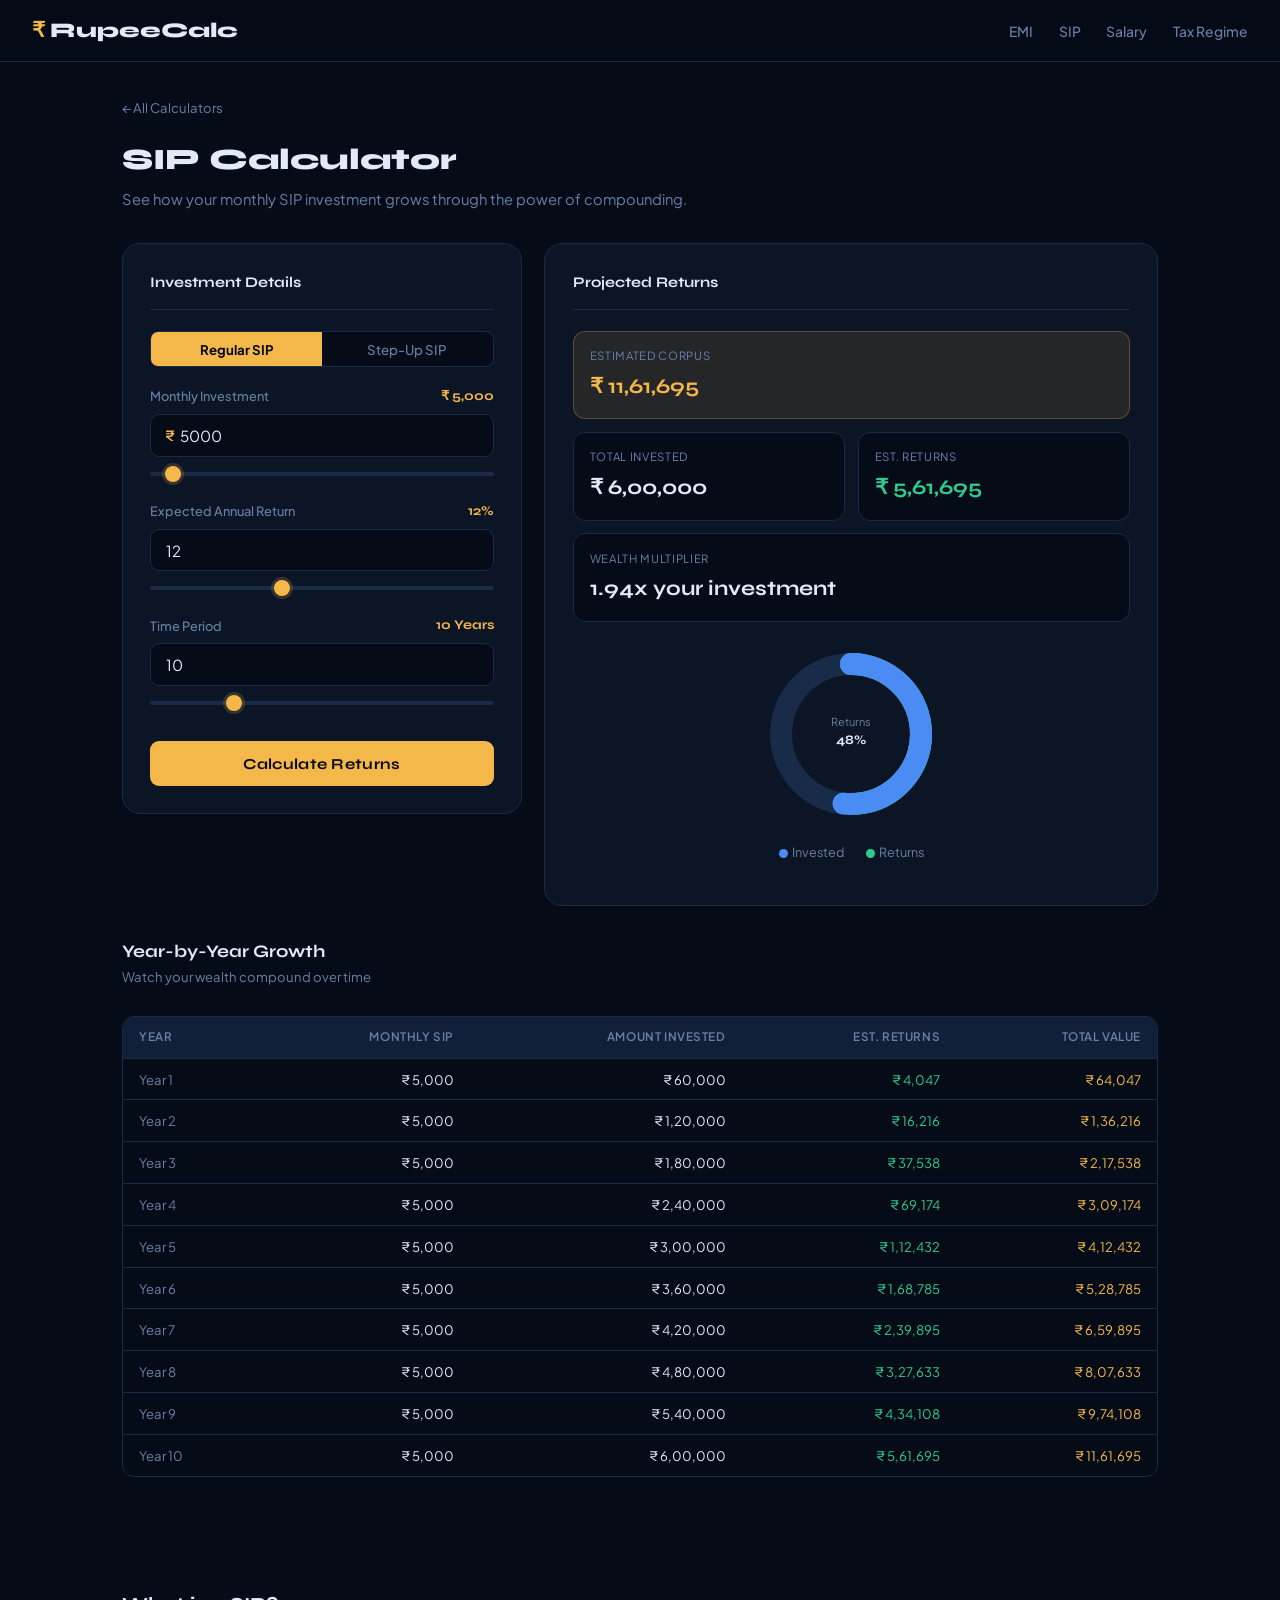
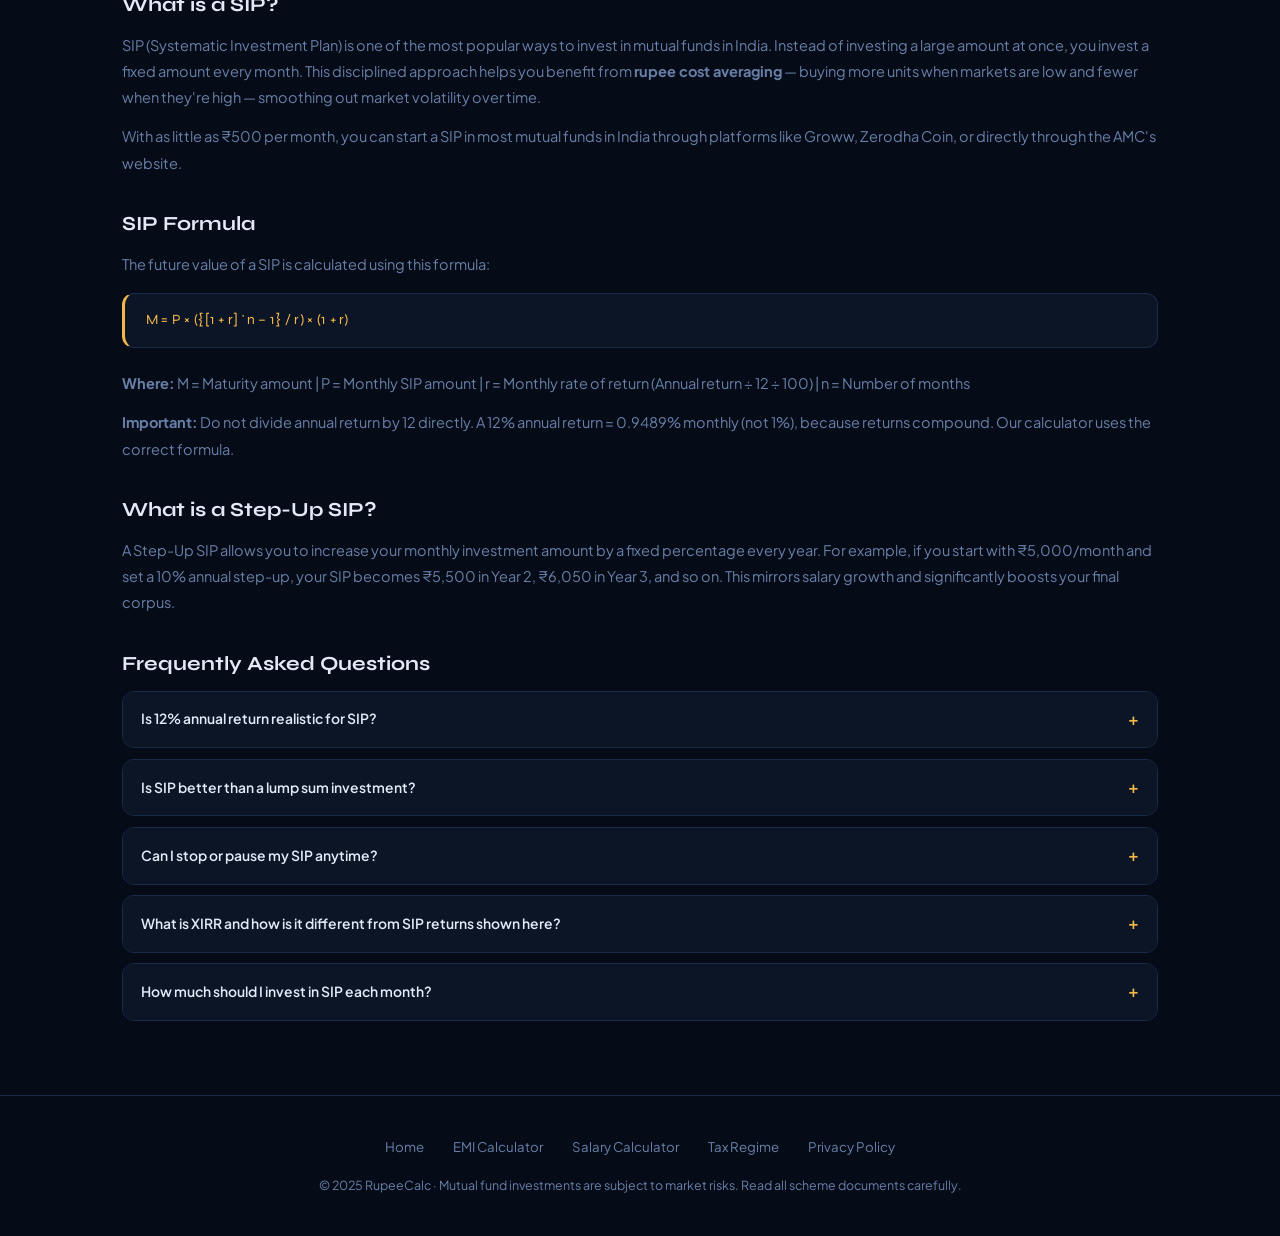
<file: sip-calculator.html>
<!DOCTYPE html>
<html lang="en">
<head>
<meta charset="UTF-8">
<meta name="viewport" content="width=device-width, initial-scale=1.0">
<title>SIP Calculator 2025 – Mutual Fund SIP Returns Calculator India | RupeeCalc</title>
<meta name="description" content="Free SIP calculator for India. Calculate how much your monthly SIP in mutual funds will grow over time. Includes step-up SIP option. Updated 2025.">
<meta name="keywords" content="SIP calculator India, mutual fund SIP returns, SIP calculator 2025, step up SIP calculator, monthly SIP investment growth">
<link rel="canonical" href="https://rupeecalc.in/sip-calculator.html">
<link rel="stylesheet" href="style.css">
<script type="application/ld+json">
{"@context":"https://schema.org","@type":"FAQPage","mainEntity":[
{"@type":"Question","name":"What is SIP?","acceptedAnswer":{"@type":"Answer","text":"SIP (Systematic Investment Plan) is a method of investing a fixed amount in mutual funds at regular intervals, typically monthly. It helps investors benefit from rupee cost averaging and compounding over time."}},
{"@type":"Question","name":"How is SIP return calculated?","acceptedAnswer":{"@type":"Answer","text":"SIP return is calculated using the formula: M = P × ({[1 + r]^n – 1} / r) × (1 + r), where P is the monthly investment, r is the monthly rate of return, and n is the number of months."}}
]}
</script>
</head>
<body>

<nav>
  <a href="index.html" class="logo"><em>₹</em>RupeeCalc</a>
  <ul class="nav-links">
    <li><a href="emi-calculator.html">EMI</a></li>
    <li><a href="sip-calculator.html">SIP</a></li>
    <li><a href="salary-calculator.html">Salary</a></li>
    <li><a href="tax-calculator.html">Tax Regime</a></li>
  </ul>
</nav>

<div class="page-wrap">
  <a href="index.html" class="back">← All Calculators</a>
  <h1 class="page-title">SIP Calculator</h1>
  <p class="page-sub">See how your monthly SIP investment grows through the power of compounding.</p>

  <div class="calc-body">
    <!-- INPUT -->
    <div class="panel">
      <div class="panel-title">Investment Details</div>

      <div class="toggle">
        <button class="tbtn on" id="sipModeBtn" onclick="setSIPMode('regular',this)">Regular SIP</button>
        <button class="tbtn" onclick="setSIPMode('stepup',this)">Step-Up SIP</button>
      </div>

      <div class="frow">
        <label>Monthly Investment <span id="monthlyLabel">₹ 5,000</span></label>
        <div class="iw has-pre"><span class="ipre">₹</span>
          <input type="number" id="monthly" value="5000" min="500" max="1000000" oninput="syncRange('monthly','monthlyRange',500,1000000);calc()">
        </div>
        <input type="range" id="monthlyRange" min="500" max="100000" step="500" value="5000" oninput="syncInput('monthlyRange','monthly');calc()">
      </div>

      <div class="frow" id="stepupRow" style="display:none">
        <label>Annual Step-Up % <span id="stepupLabel">10%</span></label>
        <div class="iw">
          <input type="number" id="stepup" value="10" min="1" max="50" oninput="syncRange('stepup','stepupRange',1,50);calc()">
        </div>
        <input type="range" id="stepupRange" min="1" max="50" step="1" value="10" oninput="syncInput('stepupRange','stepup');calc()">
      </div>

      <div class="frow">
        <label>Expected Annual Return <span id="returnLabel">12%</span></label>
        <div class="iw">
          <input type="number" id="returns" value="12" min="1" max="30" step="0.5" oninput="syncRange('returns','returnRange',1,30);calc()">
        </div>
        <input type="range" id="returnRange" min="1" max="30" step="0.5" value="12" oninput="syncInput('returnRange','returns');calc()">
      </div>

      <div class="frow">
        <label>Time Period <span id="periodLabel">10 Years</span></label>
        <div class="iw">
          <input type="number" id="period" value="10" min="1" max="40" oninput="syncRange('period','periodRange',1,40);calc()">
        </div>
        <input type="range" id="periodRange" min="1" max="40" step="1" value="10" oninput="syncInput('periodRange','period');calc()">
      </div>

      <button class="btn" onclick="calc()">Calculate Returns</button>
    </div>

    <!-- RESULTS -->
    <div class="panel">
      <div class="panel-title">Projected Returns</div>
      <div id="results">
        <div class="ph"><div class="ph-icon">📈</div>Enter investment details to see returns</div>
      </div>
    </div>
  </div>

  <!-- YEAR TABLE -->
  <div id="tableSection" style="display:none">
    <div style="margin:2rem 0 .5rem">
      <div style="font-family:'Syne',sans-serif;font-weight:700;font-size:1.1rem;color:var(--text)">Year-by-Year Growth</div>
      <div style="font-size:.82rem;color:var(--muted)">Watch your wealth compound over time</div>
    </div>
    <div class="tscroll">
      <table>
        <thead>
          <tr>
            <th>Year</th>
            <th>Monthly SIP</th>
            <th>Amount Invested</th>
            <th>Est. Returns</th>
            <th>Total Value</th>
          </tr>
        </thead>
        <tbody id="sipBody"></tbody>
      </table>
    </div>
  </div>
</div>

<!-- SEO CONTENT -->
<div class="content">
  <h2>What is a SIP?</h2>
  <p>SIP (Systematic Investment Plan) is one of the most popular ways to invest in mutual funds in India. Instead of investing a large amount at once, you invest a fixed amount every month. This disciplined approach helps you benefit from <strong>rupee cost averaging</strong> — buying more units when markets are low and fewer when they're high — smoothing out market volatility over time.</p>
  <p>With as little as ₹500 per month, you can start a SIP in most mutual funds in India through platforms like Groww, Zerodha Coin, or directly through the AMC's website.</p>

  <h2>SIP Formula</h2>
  <p>The future value of a SIP is calculated using this formula:</p>
  <div class="formula">M = P × ({[1 + r]^n – 1} / r) × (1 + r)</div>
  <p><strong>Where:</strong> M = Maturity amount | P = Monthly SIP amount | r = Monthly rate of return (Annual return ÷ 12 ÷ 100) | n = Number of months</p>
  <p><strong>Important:</strong> Do not divide annual return by 12 directly. A 12% annual return = 0.9489% monthly (not 1%), because returns compound. Our calculator uses the correct formula.</p>

  <h2>What is a Step-Up SIP?</h2>
  <p>A Step-Up SIP allows you to increase your monthly investment amount by a fixed percentage every year. For example, if you start with ₹5,000/month and set a 10% annual step-up, your SIP becomes ₹5,500 in Year 2, ₹6,050 in Year 3, and so on. This mirrors salary growth and significantly boosts your final corpus.</p>

  <h2>Frequently Asked Questions</h2>
  <div class="faq">
    <details>
      <summary>Is 12% annual return realistic for SIP?</summary>
      <div class="faq-body">Historically, large-cap equity mutual funds in India have delivered 10–14% CAGR over long periods (10+ years). Flexi-cap and small-cap funds have delivered more, but with higher volatility. For planning purposes, 10–12% is a conservative assumption. Past returns don't guarantee future performance.</div>
    </details>
    <details>
      <summary>Is SIP better than a lump sum investment?</summary>
      <div class="faq-body">SIP is generally safer for most investors because it removes the need to time the market. If you have a large amount to invest and markets are at a low, lump sum can outperform SIP. For regular monthly savings (like from your salary), SIP is the ideal approach.</div>
    </details>
    <details>
      <summary>Can I stop or pause my SIP anytime?</summary>
      <div class="faq-body">Yes. Most mutual funds allow you to pause or cancel a SIP with a simple online request, usually with 7–10 days notice before the next instalment date. There is no exit penalty for stopping a SIP, though ELSS (tax-saving) SIPs have a 3-year lock-in per instalment.</div>
    </details>
    <details>
      <summary>What is XIRR and how is it different from SIP returns shown here?</summary>
      <div class="faq-body">XIRR (Extended Internal Rate of Return) is the actual annualised return considering the timing of each investment. The returns in this calculator assume a constant rate, which is an approximation. For evaluating actual mutual fund performance, XIRR is the correct measure, and you can calculate it in Excel or any financial calculator.</div>
    </details>
    <details>
      <summary>How much should I invest in SIP each month?</summary>
      <div class="faq-body">A common guideline is to invest at least 20% of your monthly income in SIPs for long-term goals. For specific goals like retirement, children's education, or buying a home, use the goal-based approach: set the target amount, timeline, and expected return, then work backwards to find the required monthly SIP.</div>
    </details>
  </div>
</div>

<footer>
  <div class="footer-links">
    <a href="index.html">Home</a>
    <a href="emi-calculator.html">EMI Calculator</a>
    <a href="salary-calculator.html">Salary Calculator</a>
    <a href="tax-calculator.html">Tax Regime</a>
    <a href="privacy.html">Privacy Policy</a>
  </div>
  <p class="footer-copy">© 2025 RupeeCalc · Mutual fund investments are subject to market risks. Read all scheme documents carefully.</p>
</footer>

<script>
let sipMode = 'regular';

function setSIPMode(mode, btn) {
  sipMode = mode;
  document.querySelectorAll('.toggle .tbtn').forEach(b => b.classList.remove('on'));
  btn.classList.add('on');
  document.getElementById('stepupRow').style.display = mode === 'stepup' ? 'block' : 'none';
  calc();
}

function syncRange(inputId, rangeId, min, max) {
  const v = parseFloat(document.getElementById(inputId).value);
  document.getElementById(rangeId).value = Math.min(max, Math.max(min, v));
  if (inputId === 'monthly') document.getElementById('monthlyLabel').textContent = '₹ ' + fmt(v);
  if (inputId === 'returns') document.getElementById('returnLabel').textContent = v + '%';
  if (inputId === 'period') document.getElementById('periodLabel').textContent = v + ' Years';
  if (inputId === 'stepup') document.getElementById('stepupLabel').textContent = v + '%';
}

function syncInput(rangeId, inputId) {
  const v = document.getElementById(rangeId).value;
  document.getElementById(inputId).value = v;
  if (inputId === 'monthly') document.getElementById('monthlyLabel').textContent = '₹ ' + fmt(v);
  if (inputId === 'returns') document.getElementById('returnLabel').textContent = v + '%';
  if (inputId === 'period') document.getElementById('periodLabel').textContent = v + ' Years';
  if (inputId === 'stepup') document.getElementById('stepupLabel').textContent = v + '%';
}

function fmt(n) {
  return parseFloat(n).toLocaleString('en-IN', {maximumFractionDigits: 0});
}

function calc() {
  const baseMonthly = parseFloat(document.getElementById('monthly').value) || 0;
  const annualReturn = parseFloat(document.getElementById('returns').value) || 0;
  const years = parseInt(document.getElementById('period').value) || 0;
  const stepupPct = parseFloat(document.getElementById('stepup').value) || 0;
  const r = annualReturn / 12 / 100;

  if (baseMonthly <= 0 || years <= 0 || annualReturn <= 0) return;

  let totalInvested = 0;
  let totalValue = 0;
  const yearData = [];

  if (sipMode === 'regular') {
    // Standard SIP formula
    const n = years * 12;
    totalInvested = baseMonthly * n;
    totalValue = baseMonthly * ((Math.pow(1 + r, n) - 1) / r) * (1 + r);

    // Build year table
    for (let y = 1; y <= years; y++) {
      const ny = y * 12;
      const inv = baseMonthly * ny;
      const val = baseMonthly * ((Math.pow(1 + r, ny) - 1) / r) * (1 + r);
      yearData.push({ year: y, monthly: baseMonthly, invested: inv, value: val });
    }
  } else {
    // Step-Up SIP — calculate month by month
    let corpus = 0;
    let monthly = baseMonthly;
    let cumInvested = 0;
    const byYear = [];

    for (let y = 1; y <= years; y++) {
      if (y > 1) monthly = monthly * (1 + stepupPct / 100);
      let yInv = 0;
      for (let m = 0; m < 12; m++) {
        corpus = (corpus + monthly) * (1 + r);
        cumInvested += monthly;
        yInv += monthly;
      }
      byYear.push({ year: y, monthly: Math.round(monthly), invested: cumInvested, value: corpus });
    }
    totalInvested = cumInvested;
    totalValue = corpus;
    yearData.push(...byYear);
  }

  const returns = totalValue - totalInvested;

  document.getElementById('results').innerHTML = `
    <div class="rg">
      <div class="rb accent full">
        <div class="rl-">Estimated Corpus</div>
        <div class="rv">₹ ${fmt(totalValue)}</div>
      </div>
      <div class="rb">
        <div class="rl-">Total Invested</div>
        <div class="rv">₹ ${fmt(totalInvested)}</div>
      </div>
      <div class="rb">
        <div class="rl-">Est. Returns</div>
        <div class="rv" style="color:var(--green)">₹ ${fmt(returns)}</div>
      </div>
      <div class="rb full">
        <div class="rl-">Wealth Multiplier</div>
        <div class="rv">${(totalValue / totalInvested).toFixed(2)}x your investment</div>
      </div>
    </div>
    ${donut(totalInvested, returns)}
  `;

  buildTable(yearData);
  document.getElementById('tableSection').style.display = 'block';
}

function donut(invested, returns) {
  const total = invested + returns;
  const r = 70, cx = 90, cy = 90;
  const circ = 2 * Math.PI * r;
  const dash = (invested / total) * circ;
  return `
    <div class="donut-wrap">
      <svg width="180" height="180" class="donut" viewBox="0 0 180 180">
        <circle cx="${cx}" cy="${cy}" r="${r}" fill="none" stroke="var(--border)" stroke-width="22"/>
        <circle cx="${cx}" cy="${cy}" r="${r}" fill="none" stroke="var(--green)" stroke-width="22" stroke-dasharray="${circ}" stroke-dashoffset="${dash}" stroke-linecap="round" transform="rotate(-90 ${cx} ${cy})"/>
        <circle cx="${cx}" cy="${cy}" r="${r}" fill="none" stroke="var(--blue)" stroke-width="22" stroke-dasharray="${dash} ${circ}" stroke-dashoffset="0" stroke-linecap="round" transform="rotate(-90 ${cx} ${cy})"/>
        <text x="${cx}" y="${cy - 8}" text-anchor="middle" fill="var(--muted)" font-size="11" font-family="Plus Jakarta Sans">Returns</text>
        <text x="${cx}" y="${cy + 10}" text-anchor="middle" fill="var(--text)" font-size="13" font-weight="700" font-family="Syne">${Math.round((returns/total)*100)}%</text>
      </svg>
      <div class="dlegend">
        <div><span class="dot" style="background:var(--blue)"></span>Invested</div>
        <div><span class="dot" style="background:var(--green)"></span>Returns</div>
      </div>
    </div>`;
}

function buildTable(data) {
  let tbody = '';
  data.forEach(d => {
    tbody += `<tr>
      <td>Year ${d.year}</td>
      <td>₹ ${fmt(d.monthly)}</td>
      <td>₹ ${fmt(d.invested)}</td>
      <td style="color:var(--green)">₹ ${fmt(d.value - d.invested)}</td>
      <td style="color:var(--gold)">₹ ${fmt(d.value)}</td>
    </tr>`;
  });
  document.getElementById('sipBody').innerHTML = tbody;
}

calc();
</script>
</body>
</html>
</file>
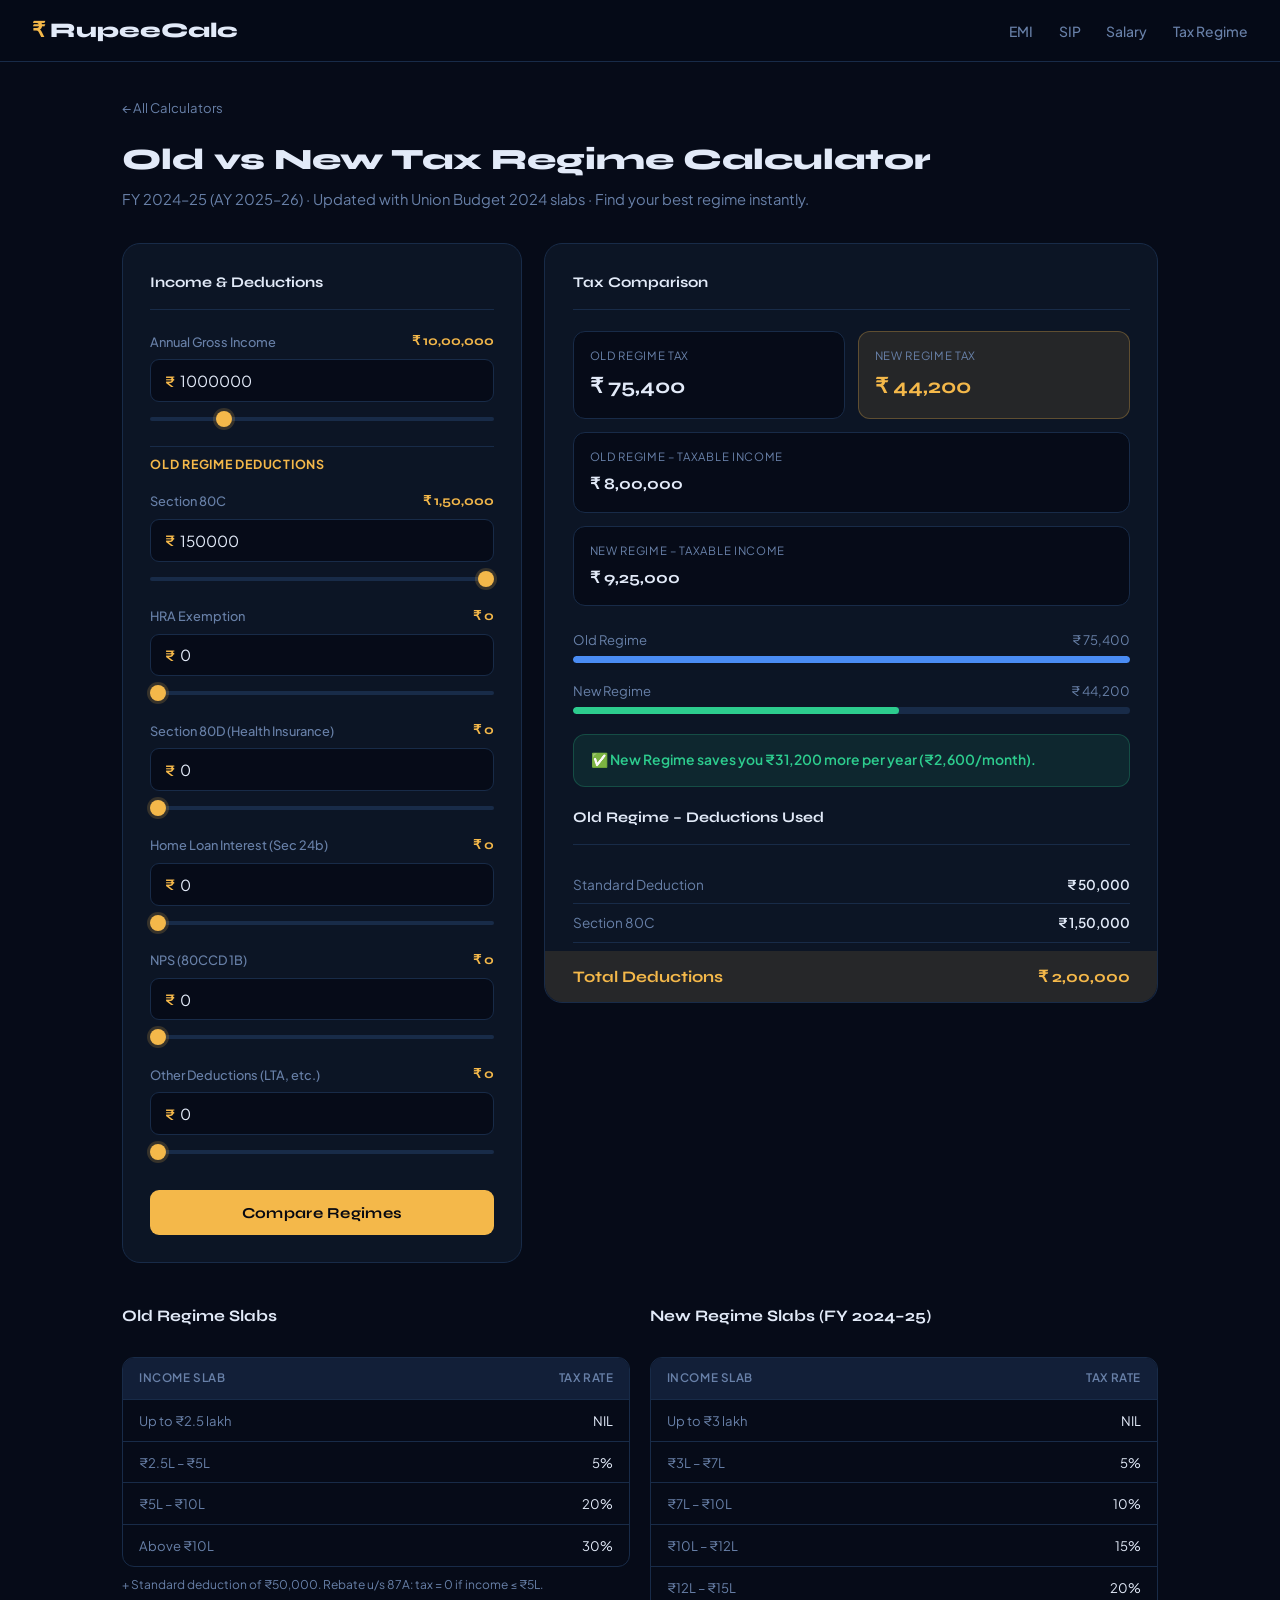
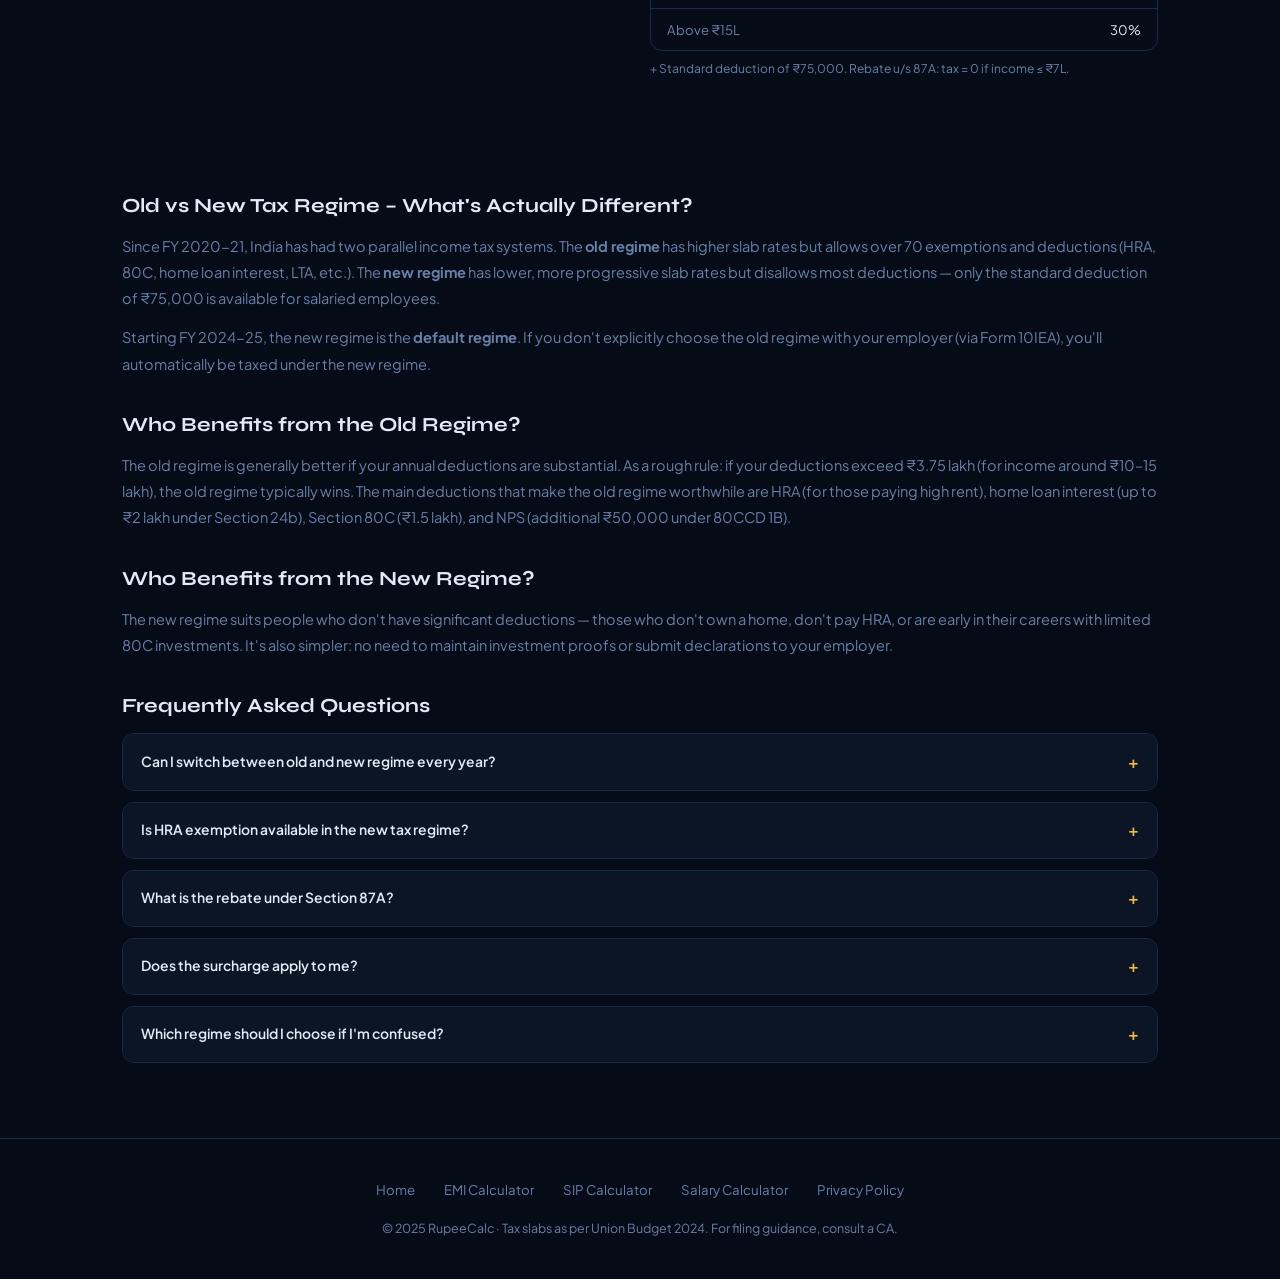
<file: tax-calculator.html>
<!DOCTYPE html>
<html lang="en">
<head>
<meta charset="UTF-8">
<meta name="viewport" content="width=device-width, initial-scale=1.0">
<title>Old vs New Tax Regime Calculator 2024-25 India | RupeeCalc</title>
<meta name="description" content="Compare old vs new tax regime for FY 2024-25. Enter your income and deductions to instantly see which regime saves you more tax. Updated with Budget 2024 slabs.">
<meta name="keywords" content="old vs new tax regime calculator 2024-25, which tax regime is better, income tax calculator India 2025, 80C deduction calculator, new tax regime slabs">
<link rel="canonical" href="https://rupeecalc.in/tax-calculator.html">
<link rel="stylesheet" href="style.css">
<script type="application/ld+json">
{"@context":"https://schema.org","@type":"FAQPage","mainEntity":[
{"@type":"Question","name":"Which tax regime is better for salaried employees in 2024-25?","acceptedAnswer":{"@type":"Answer","text":"It depends on your deductions. If your total deductions (80C, HRA, home loan interest, NPS, etc.) exceed approximately ₹3.75 lakh, the old regime usually saves more tax. If you have fewer deductions, the new regime with its lower slab rates is typically better."}},
{"@type":"Question","name":"What are the new tax regime slabs for FY 2024-25?","acceptedAnswer":{"@type":"Answer","text":"Under the new regime for FY 2024-25: ₹0–3 lakh: Nil, ₹3–7 lakh: 5%, ₹7–10 lakh: 10%, ₹10–12 lakh: 15%, ₹12–15 lakh: 20%, Above ₹15 lakh: 30%. A standard deduction of ₹75,000 is also available."}}
]}
</script>
</head>
<body>

<nav>
  <a href="index.html" class="logo"><em>₹</em>RupeeCalc</a>
  <ul class="nav-links">
    <li><a href="emi-calculator.html">EMI</a></li>
    <li><a href="sip-calculator.html">SIP</a></li>
    <li><a href="salary-calculator.html">Salary</a></li>
    <li><a href="tax-calculator.html">Tax Regime</a></li>
  </ul>
</nav>

<div class="page-wrap">
  <a href="index.html" class="back">← All Calculators</a>
  <h1 class="page-title">Old vs New Tax Regime Calculator</h1>
  <p class="page-sub">FY 2024–25 (AY 2025–26) · Updated with Union Budget 2024 slabs · Find your best regime instantly.</p>

  <div class="calc-body">
    <!-- INPUT -->
    <div class="panel">
      <div class="panel-title">Income & Deductions</div>

      <div class="frow">
        <label>Annual Gross Income <span id="incLabel">₹ 10,00,000</span></label>
        <div class="iw has-pre"><span class="ipre">₹</span>
          <input type="number" id="income" value="1000000" min="0" oninput="syncRange('income','incRange',0,10000000);calc()">
        </div>
        <input type="range" id="incRange" min="0" max="5000000" step="50000" value="1000000" oninput="syncInput('incRange','income');calc()">
      </div>

      <div style="font-size:.78rem;font-weight:700;letter-spacing:.06em;text-transform:uppercase;color:var(--gold);margin:.5rem 0 1rem;padding-top:.5rem;border-top:1px solid var(--border)">Old Regime Deductions</div>

      <div class="frow">
        <label>Section 80C <span id="c80cLabel">₹ 1,50,000</span></label>
        <div class="iw has-pre"><span class="ipre">₹</span>
          <input type="number" id="c80c" value="150000" min="0" max="150000" oninput="updateLabel('c80c','c80cLabel');calc()">
        </div>
        <input type="range" id="c80cRange" min="0" max="150000" step="5000" value="150000" oninput="syncInput('c80cRange','c80c');updateLabel('c80c','c80cLabel');calc()">
      </div>

      <div class="frow">
        <label>HRA Exemption <span id="hraLabel">₹ 0</span></label>
        <div class="iw has-pre"><span class="ipre">₹</span>
          <input type="number" id="hra" value="0" min="0" oninput="updateLabel('hra','hraLabel');calc()">
        </div>
        <input type="range" id="hraRange" min="0" max="500000" step="10000" value="0" oninput="syncInput('hraRange','hra');updateLabel('hra','hraLabel');calc()">
      </div>

      <div class="frow">
        <label>Section 80D (Health Insurance) <span id="d80dLabel">₹ 0</span></label>
        <div class="iw has-pre"><span class="ipre">₹</span>
          <input type="number" id="d80d" value="0" min="0" max="100000" oninput="updateLabel('d80d','d80dLabel');calc()">
        </div>
        <input type="range" id="d80dRange" min="0" max="100000" step="5000" value="0" oninput="syncInput('d80dRange','d80d');updateLabel('d80d','d80dLabel');calc()">
      </div>

      <div class="frow">
        <label>Home Loan Interest (Sec 24b) <span id="hliLabel">₹ 0</span></label>
        <div class="iw has-pre"><span class="ipre">₹</span>
          <input type="number" id="hli" value="0" min="0" max="200000" oninput="updateLabel('hli','hliLabel');calc()">
        </div>
        <input type="range" id="hliRange" min="0" max="200000" step="10000" value="0" oninput="syncInput('hliRange','hli');updateLabel('hli','hliLabel');calc()">
      </div>

      <div class="frow">
        <label>NPS (80CCD 1B) <span id="npsLabel">₹ 0</span></label>
        <div class="iw has-pre"><span class="ipre">₹</span>
          <input type="number" id="nps" value="0" min="0" max="50000" oninput="updateLabel('nps','npsLabel');calc()">
        </div>
        <input type="range" id="npsRange" min="0" max="50000" step="5000" value="0" oninput="syncInput('npsRange','nps');updateLabel('nps','npsLabel');calc()">
      </div>

      <div class="frow">
        <label>Other Deductions (LTA, etc.) <span id="otherLabel">₹ 0</span></label>
        <div class="iw has-pre"><span class="ipre">₹</span>
          <input type="number" id="other" value="0" min="0" oninput="updateLabel('other','otherLabel');calc()">
        </div>
        <input type="range" id="otherRange" min="0" max="200000" step="10000" value="0" oninput="syncInput('otherRange','other');updateLabel('other','otherLabel');calc()">
      </div>

      <button class="btn" onclick="calc()">Compare Regimes</button>
    </div>

    <!-- RESULTS -->
    <div class="panel">
      <div class="panel-title">Tax Comparison</div>
      <div id="results">
        <div class="ph"><div class="ph-icon">📋</div>Enter your income and deductions to compare</div>
      </div>
    </div>
  </div>

  <!-- SLAB TABLES -->
  <div style="display:grid;grid-template-columns:1fr 1fr;gap:1.2rem;margin-top:2.5rem" id="slabSection">
    <div>
      <div style="font-family:'Syne',sans-serif;font-weight:700;font-size:1rem;color:var(--text);margin-bottom:.9rem">Old Regime Slabs</div>
      <div class="tscroll">
        <table>
          <thead><tr><th>Income Slab</th><th>Tax Rate</th></tr></thead>
          <tbody>
            <tr><td>Up to ₹2.5 lakh</td><td>NIL</td></tr>
            <tr><td>₹2.5L – ₹5L</td><td>5%</td></tr>
            <tr><td>₹5L – ₹10L</td><td>20%</td></tr>
            <tr><td>Above ₹10L</td><td>30%</td></tr>
          </tbody>
        </table>
      </div>
      <p style="font-size:.75rem;color:var(--muted);margin-top:.5rem">+ Standard deduction of ₹50,000. Rebate u/s 87A: tax = 0 if income ≤ ₹5L.</p>
    </div>
    <div>
      <div style="font-family:'Syne',sans-serif;font-weight:700;font-size:1rem;color:var(--text);margin-bottom:.9rem">New Regime Slabs (FY 2024–25)</div>
      <div class="tscroll">
        <table>
          <thead><tr><th>Income Slab</th><th>Tax Rate</th></tr></thead>
          <tbody>
            <tr><td>Up to ₹3 lakh</td><td>NIL</td></tr>
            <tr><td>₹3L – ₹7L</td><td>5%</td></tr>
            <tr><td>₹7L – ₹10L</td><td>10%</td></tr>
            <tr><td>₹10L – ₹12L</td><td>15%</td></tr>
            <tr><td>₹12L – ₹15L</td><td>20%</td></tr>
            <tr><td>Above ₹15L</td><td>30%</td></tr>
          </tbody>
        </table>
      </div>
      <p style="font-size:.75rem;color:var(--muted);margin-top:.5rem">+ Standard deduction of ₹75,000. Rebate u/s 87A: tax = 0 if income ≤ ₹7L.</p>
    </div>
  </div>
</div>

<!-- SEO CONTENT -->
<div class="content">
  <h2>Old vs New Tax Regime – What's Actually Different?</h2>
  <p>Since FY 2020-21, India has had two parallel income tax systems. The <strong>old regime</strong> has higher slab rates but allows over 70 exemptions and deductions (HRA, 80C, home loan interest, LTA, etc.). The <strong>new regime</strong> has lower, more progressive slab rates but disallows most deductions — only the standard deduction of ₹75,000 is available for salaried employees.</p>
  <p>Starting FY 2024-25, the new regime is the <strong>default regime</strong>. If you don't explicitly choose the old regime with your employer (via Form 10IEA), you'll automatically be taxed under the new regime.</p>

  <h2>Who Benefits from the Old Regime?</h2>
  <p>The old regime is generally better if your annual deductions are substantial. As a rough rule: if your deductions exceed ₹3.75 lakh (for income around ₹10–15 lakh), the old regime typically wins. The main deductions that make the old regime worthwhile are HRA (for those paying high rent), home loan interest (up to ₹2 lakh under Section 24b), Section 80C (₹1.5 lakh), and NPS (additional ₹50,000 under 80CCD 1B).</p>

  <h2>Who Benefits from the New Regime?</h2>
  <p>The new regime suits people who don't have significant deductions — those who don't own a home, don't pay HRA, or are early in their careers with limited 80C investments. It's also simpler: no need to maintain investment proofs or submit declarations to your employer.</p>

  <h2>Frequently Asked Questions</h2>
  <div class="faq">
    <details>
      <summary>Can I switch between old and new regime every year?</summary>
      <div class="faq-body">Salaried employees can switch between regimes every financial year at the time of filing their ITR. However, if you have business income, switching back to the old regime is allowed only once. The choice you communicate to your employer affects your monthly TDS, but the final decision is made when filing your ITR.</div>
    </details>
    <details>
      <summary>Is HRA exemption available in the new tax regime?</summary>
      <div class="faq-body">No. HRA exemption is only available under the old regime. Under the new regime, HRA is fully taxable as part of your gross salary. If you pay significant rent (especially in metro cities), this single deduction often makes the old regime more beneficial.</div>
    </details>
    <details>
      <summary>What is the rebate under Section 87A?</summary>
      <div class="faq-body">Section 87A provides a tax rebate that makes your effective tax liability zero if your taxable income is below a threshold. Under the old regime, rebate is ₹12,500 (income ≤ ₹5 lakh). Under the new regime, rebate is ₹25,000 (income ≤ ₹7 lakh). This means if your new-regime taxable income is ≤ ₹7 lakh after standard deduction, you pay zero tax.</div>
    </details>
    <details>
      <summary>Does the surcharge apply to me?</summary>
      <div class="faq-body">Surcharge applies only to high-income earners: 10% if income is ₹50L–₹1Cr, 15% if ₹1–2Cr, 25% if ₹2–5Cr (new regime), and 37% if above ₹5Cr (old regime only; new regime capped at 25%). This calculator shows basic tax without surcharge — relevant for most salaried employees.</div>
    </details>
    <details>
      <summary>Which regime should I choose if I'm confused?</summary>
      <div class="faq-body">Use this calculator with your actual numbers. If the savings difference is under ₹10,000, the new regime is often the simpler choice — no investment proofs to submit, no declarations needed. If the old regime saves significantly more (₹20,000+), it's worth the paperwork.</div>
    </details>
  </div>
</div>

<footer>
  <div class="footer-links">
    <a href="index.html">Home</a>
    <a href="emi-calculator.html">EMI Calculator</a>
    <a href="sip-calculator.html">SIP Calculator</a>
    <a href="salary-calculator.html">Salary Calculator</a>
    <a href="privacy.html">Privacy Policy</a>
  </div>
  <p class="footer-copy">© 2025 RupeeCalc · Tax slabs as per Union Budget 2024. For filing guidance, consult a CA.</p>
</footer>

<script>
// --- Tax calculation engines ---

function calcOldTax(taxableIncome) {
  let tax = 0;
  if (taxableIncome <= 250000) tax = 0;
  else if (taxableIncome <= 500000) tax = (taxableIncome - 250000) * 0.05;
  else if (taxableIncome <= 1000000) tax = 12500 + (taxableIncome - 500000) * 0.20;
  else tax = 112500 + (taxableIncome - 1000000) * 0.30;
  // Rebate 87A
  if (taxableIncome <= 500000) tax = 0;
  return tax;
}

function calcNewTax(taxableIncome) {
  let tax = 0;
  if (taxableIncome <= 300000) tax = 0;
  else if (taxableIncome <= 700000) tax = (taxableIncome - 300000) * 0.05;
  else if (taxableIncome <= 1000000) tax = 20000 + (taxableIncome - 700000) * 0.10;
  else if (taxableIncome <= 1200000) tax = 50000 + (taxableIncome - 1000000) * 0.15;
  else if (taxableIncome <= 1500000) tax = 80000 + (taxableIncome - 1200000) * 0.20;
  else tax = 140000 + (taxableIncome - 1500000) * 0.30;
  // Rebate 87A (new regime: ≤7L)
  if (taxableIncome <= 700000) tax = 0;
  return tax;
}

function addCess(tax) { return tax * 1.04; } // 4% health & education cess

function updateLabel(id, labelId) {
  const v = parseFloat(document.getElementById(id).value) || 0;
  document.getElementById(id + 'Range') && (document.getElementById(id + 'Range').value = v);
  document.getElementById(labelId).textContent = '₹ ' + fmt(v);
}

function syncRange(inputId, rangeId, min, max) {
  const v = parseFloat(document.getElementById(inputId).value);
  document.getElementById(rangeId).value = Math.min(max, Math.max(min, v));
  if (inputId === 'income') document.getElementById('incLabel').textContent = '₹ ' + fmt(v);
}

function syncInput(rangeId, inputId) {
  const v = document.getElementById(rangeId).value;
  document.getElementById(inputId).value = v;
  if (inputId === 'income') document.getElementById('incLabel').textContent = '₹ ' + fmt(v);
}

function fmt(n) {
  return parseFloat(n).toLocaleString('en-IN', { maximumFractionDigits: 0 });
}

function calc() {
  const gross = parseFloat(document.getElementById('income').value) || 0;
  const c80c = Math.min(parseFloat(document.getElementById('c80c').value) || 0, 150000);
  const hra  = parseFloat(document.getElementById('hra').value)  || 0;
  const d80d = parseFloat(document.getElementById('d80d').value) || 0;
  const hli  = Math.min(parseFloat(document.getElementById('hli').value)  || 0, 200000);
  const nps  = Math.min(parseFloat(document.getElementById('nps').value)  || 0, 50000);
  const other= parseFloat(document.getElementById('other').value)|| 0;

  if (gross <= 0) return;

  // OLD REGIME
  const oldStdDed = 50000;
  const oldDeductions = oldStdDed + c80c + hra + d80d + hli + nps + other;
  const oldTaxable = Math.max(0, gross - oldDeductions);
  const oldTax = addCess(calcOldTax(oldTaxable));

  // NEW REGIME
  const newStdDed = 75000;
  const newTaxable = Math.max(0, gross - newStdDed);
  const newTax = addCess(calcNewTax(newTaxable));

  const diff = Math.abs(oldTax - newTax);
  const betterNew = newTax < oldTax;
  const equal = Math.abs(oldTax - newTax) < 1;

  let rec, recClass;
  if (equal) {
    rec = '⚖️ Both regimes give the same tax liability for your income.';
    recClass = 'rec-same';
  } else if (betterNew) {
    rec = `✅ New Regime saves you ₹${fmt(diff)} more per year (₹${fmt(diff/12)}/month).`;
    recClass = 'rec-new';
  } else {
    rec = `✅ Old Regime saves you ₹${fmt(diff)} more per year (₹${fmt(diff/12)}/month).`;
    recClass = 'rec-old';
  }

  // Bar chart — max = max of the two
  const maxTax = Math.max(oldTax, newTax, 1);
  const oldPct = (oldTax / maxTax * 100).toFixed(1);
  const newPct = (newTax / maxTax * 100).toFixed(1);

  document.getElementById('results').innerHTML = `
    <div class="rg">
      <div class="rb ${betterNew ? '' : 'accent'}">
        <div class="rl-">Old Regime Tax</div>
        <div class="rv">₹ ${fmt(oldTax)}</div>
      </div>
      <div class="rb ${betterNew ? 'accent' : ''}">
        <div class="rl-">New Regime Tax</div>
        <div class="rv">₹ ${fmt(newTax)}</div>
      </div>
      <div class="rb full">
        <div class="rl-">Old Regime – Taxable Income</div>
        <div class="rv" style="font-size:1rem">₹ ${fmt(oldTaxable)}</div>
      </div>
      <div class="rb full">
        <div class="rl-">New Regime – Taxable Income</div>
        <div class="rv" style="font-size:1rem">₹ ${fmt(newTaxable)}</div>
      </div>
    </div>

    <div style="margin:1.2rem 0">
      <div class="cmp-bar">
        <div class="cmp-labels"><span>Old Regime</span><span>₹ ${fmt(oldTax)}</span></div>
        <div class="bar-track"><div class="bar-fill" style="width:${oldPct}%;background:var(--blue)"></div></div>
      </div>
      <div class="cmp-bar">
        <div class="cmp-labels"><span>New Regime</span><span>₹ ${fmt(newTax)}</span></div>
        <div class="bar-track"><div class="bar-fill" style="width:${newPct}%;background:var(--green)"></div></div>
      </div>
    </div>

    <div class="rec-box ${recClass}">${rec}</div>

    <div style="margin-top:1.2rem">
      <div class="panel-title">Old Regime – Deductions Used</div>
      <div class="bkrow"><span class="bklabel">Standard Deduction</span><span class="bkval">₹ 50,000</span></div>
      ${c80c>0?`<div class="bkrow"><span class="bklabel">Section 80C</span><span class="bkval">₹ ${fmt(c80c)}</span></div>`:''}
      ${hra>0?`<div class="bkrow"><span class="bklabel">HRA Exemption</span><span class="bkval">₹ ${fmt(hra)}</span></div>`:''}
      ${d80d>0?`<div class="bkrow"><span class="bklabel">Section 80D</span><span class="bkval">₹ ${fmt(d80d)}</span></div>`:''}
      ${hli>0?`<div class="bkrow"><span class="bklabel">Home Loan Interest</span><span class="bkval">₹ ${fmt(hli)}</span></div>`:''}
      ${nps>0?`<div class="bkrow"><span class="bklabel">NPS (80CCD 1B)</span><span class="bkval">₹ ${fmt(nps)}</span></div>`:''}
      ${other>0?`<div class="bkrow"><span class="bklabel">Other Deductions</span><span class="bkval">₹ ${fmt(other)}</span></div>`:''}
      <div class="bkrow total"><span class="bklabel">Total Deductions</span><span class="bkval">₹ ${fmt(oldDeductions)}</span></div>
    </div>
  `;
}

calc();
</script>
</body>
</html>
</file>
<file: style.css>
@import url('https://fonts.googleapis.com/css2?family=Syne:wght@400;600;700;800&family=Plus+Jakarta+Sans:wght@300;400;500;600&display=swap');

:root {
  --bg: #060B18;
  --surface: #0C1525;
  --surface2: #121F38;
  --border: #182B48;
  --gold: #F4B84A;
  --glow: rgba(244,184,74,0.11);
  --blue: #4A8CF4;
  --green: #2DCC8E;
  --red: #EF6060;
  --text: #E2EAF8;
  --muted: #6880A8;
  --r: 12px;
  --rl: 18px;
}

*,*::before,*::after{margin:0;padding:0;box-sizing:border-box}
html{scroll-behavior:smooth}
body{font-family:'Plus Jakarta Sans',sans-serif;background:var(--bg);color:var(--text);min-height:100vh;line-height:1.6;-webkit-font-smoothing:antialiased}

/* NAV */
nav{position:sticky;top:0;z-index:100;height:62px;display:flex;align-items:center;justify-content:space-between;padding:0 2rem;background:rgba(6,11,24,.9);backdrop-filter:blur(16px);border-bottom:1px solid var(--border)}
.logo{font-family:'Syne',sans-serif;font-weight:800;font-size:1.3rem;text-decoration:none;color:var(--text);display:flex;align-items:center;gap:.3rem}
.logo em{font-style:normal;color:var(--gold)}
.nav-links{list-style:none;display:flex;gap:1.6rem}
.nav-links a{color:var(--muted);text-decoration:none;font-size:.87rem;font-weight:500;transition:color .18s}
.nav-links a:hover{color:var(--text)}

/* HERO */
.hero{padding:5rem 2rem 3.5rem;text-align:center;max-width:840px;margin:0 auto;position:relative}
.badge{display:inline-flex;align-items:center;gap:.4rem;background:var(--glow);border:1px solid rgba(244,184,74,.22);color:var(--gold);font-size:.75rem;font-weight:700;letter-spacing:.07em;text-transform:uppercase;padding:.26rem .85rem;border-radius:100px;margin-bottom:1.4rem}
.hero h1{font-family:'Syne',sans-serif;font-size:clamp(2rem,5.5vw,3.7rem);font-weight:800;line-height:1.12;color:var(--text);margin-bottom:1.1rem}
.hero h1 em{font-style:normal;color:var(--gold)}
.hero p{font-size:1.03rem;color:var(--muted);max-width:540px;margin:0 auto 2.5rem}

/* HERO BG DOTS */
.hero-bg{position:absolute;inset:0;background-image:radial-gradient(rgba(244,184,74,.06) 1px,transparent 1px);background-size:28px 28px;pointer-events:none;z-index:-1;mask-image:radial-gradient(ellipse 70% 60% at 50% 50%,black,transparent)}

/* STATS */
.stats{display:flex;justify-content:center;gap:3rem;padding:1.8rem 2rem;border-top:1px solid var(--border);border-bottom:1px solid var(--border);margin:0 0 4rem;flex-wrap:wrap}
.stat-num{font-family:'Syne',sans-serif;font-size:1.85rem;font-weight:800;color:var(--gold);display:block}
.stat-label{font-size:.78rem;color:var(--muted);margin-top:.1rem;display:block}

/* SECTION */
.section{max-width:1200px;margin:0 auto;padding:0 2rem}
.section-title{font-family:'Syne',sans-serif;font-size:1.45rem;font-weight:700;color:var(--text);margin-bottom:.3rem}
.section-sub{font-size:.88rem;color:var(--muted);margin-bottom:1.8rem}

/* GRID */
.grid{display:grid;grid-template-columns:repeat(auto-fill,minmax(265px,1fr));gap:1.15rem;margin-bottom:4rem}
.card{background:var(--surface);border:1px solid var(--border);border-radius:var(--rl);padding:1.55rem;text-decoration:none;color:inherit;display:flex;flex-direction:column;gap:.7rem;transition:border-color .2s,box-shadow .2s,transform .2s;position:relative;overflow:hidden}
.card::before{content:'';position:absolute;top:0;left:0;right:0;height:2px;background:transparent;transition:background .2s}
.card:hover{border-color:rgba(244,184,74,.4);box-shadow:0 8px 32px rgba(0,0,0,.3);transform:translateY(-2px)}
.card:hover::before{background:var(--gold)}
.card-icon{width:42px;height:42px;border-radius:10px;background:var(--glow);border:1px solid rgba(244,184,74,.18);display:flex;align-items:center;justify-content:center;font-size:1.25rem}
.card h3{font-family:'Syne',sans-serif;font-size:.98rem;font-weight:700;color:var(--text)}
.card p{font-size:.83rem;color:var(--muted);line-height:1.55}
.tag{font-size:.69rem;font-weight:700;letter-spacing:.05em;text-transform:uppercase;padding:.17rem .58rem;border-radius:100px;width:fit-content;margin-top:auto}
.tag-pop{background:rgba(244,184,74,.14);color:var(--gold)}
.tag-new{background:rgba(45,204,142,.13);color:var(--green)}
.tag-hot{background:rgba(239,96,96,.13);color:var(--red)}
.tag-blue{background:rgba(74,140,244,.13);color:var(--blue)}

/* CALC PAGE */
.page-wrap{max-width:1100px;margin:0 auto;padding:2rem 2rem 4rem}
.back{display:inline-flex;align-items:center;gap:.3rem;font-size:.82rem;color:var(--muted);text-decoration:none;margin-bottom:1.1rem;transition:color .18s}
.back:hover{color:var(--gold)}
.page-title{font-family:'Syne',sans-serif;font-size:1.85rem;font-weight:800;color:var(--text);margin-bottom:.3rem}
.page-sub{font-size:.92rem;color:var(--muted);margin-bottom:2rem}

.calc-body{display:grid;grid-template-columns:400px 1fr;gap:1.4rem;align-items:start}
@media(max-width:860px){.calc-body{grid-template-columns:1fr}.nav-links{display:none}.stats{gap:1.5rem}}

.panel{background:var(--surface);border:1px solid var(--border);border-radius:var(--rl);padding:1.7rem}
.panel-title{font-family:'Syne',sans-serif;font-size:.92rem;font-weight:700;color:var(--text);margin-bottom:1.3rem;padding-bottom:.9rem;border-bottom:1px solid var(--border)}

/* FORM */
.frow{margin-bottom:1.15rem}
.frow label{display:flex;justify-content:space-between;align-items:center;font-size:.8rem;font-weight:500;color:var(--muted);margin-bottom:.42rem}
.frow label span{font-family:'Syne',sans-serif;color:var(--gold);font-size:.83rem;font-weight:700}
.iw{position:relative}
.ipre{position:absolute;left:.9rem;top:50%;transform:translateY(-50%);color:var(--gold);font-weight:600;font-size:.88rem;pointer-events:none}
input[type=text],input[type=number],select{width:100%;background:var(--bg);border:1px solid var(--border);border-radius:9px;padding:.68rem .9rem;color:var(--text);font-family:'Plus Jakarta Sans',sans-serif;font-size:.95rem;outline:none;transition:border-color .18s;-moz-appearance:textfield}
input::-webkit-outer-spin-button,input::-webkit-inner-spin-button{-webkit-appearance:none}
input:focus,select:focus{border-color:var(--gold)}
select option{background:var(--surface)}
.has-pre input{padding-left:1.8rem}
input[type=range]{-webkit-appearance:none;width:100%;height:4px;background:var(--border);border-radius:2px;outline:none;padding:0;margin-top:.55rem;cursor:pointer;border:none}
input[type=range]::-webkit-slider-thumb{-webkit-appearance:none;width:16px;height:16px;background:var(--gold);border-radius:50%;cursor:pointer;box-shadow:0 0 0 3px rgba(244,184,74,.18)}

.btn{width:100%;padding:.83rem;background:var(--gold);color:#060811;border:none;border-radius:9px;font-family:'Syne',sans-serif;font-size:.95rem;font-weight:700;cursor:pointer;transition:opacity .18s,transform .15s;margin-top:.7rem;letter-spacing:.02em}
.btn:hover{opacity:.88;transform:translateY(-1px)}

/* TOGGLE */
.toggle{display:flex;background:var(--bg);border:1px solid var(--border);border-radius:8px;overflow:hidden;margin-bottom:1.2rem}
.tbtn{flex:1;padding:.52rem;border:none;background:transparent;color:var(--muted);font-family:'Plus Jakarta Sans',sans-serif;font-size:.83rem;font-weight:500;cursor:pointer;transition:background .2s,color .2s}
.tbtn.on{background:var(--gold);color:#060811;font-weight:700}

/* RESULTS */
.rg{display:grid;grid-template-columns:1fr 1fr;gap:.8rem;margin-bottom:1.4rem}
.rb{background:var(--bg);border:1px solid var(--border);border-radius:var(--r);padding:.95rem 1rem}
.rb.full{grid-column:1/-1}
.rb.accent{background:var(--glow);border-color:rgba(244,184,74,.28)}
.rl-{font-size:.71rem;text-transform:uppercase;letter-spacing:.06em;color:var(--muted);margin-bottom:.28rem}
.rv{font-family:'Syne',sans-serif;font-size:1.3rem;font-weight:700;color:var(--text)}
.rb.accent .rv{color:var(--gold)}

/* DONUT */
.donut-wrap{text-align:center;margin:.5rem 0 1rem}
.dlegend{display:flex;justify-content:center;gap:1.4rem;font-size:.79rem;color:var(--muted);margin-top:.7rem}
.dot{width:9px;height:9px;border-radius:50%;display:inline-block;margin-right:4px;vertical-align:middle}

/* TABLE */
.tscroll{overflow-x:auto;border:1px solid var(--border);border-radius:var(--r);margin-top:1.8rem}
table{width:100%;border-collapse:collapse;font-size:.82rem}
thead th{background:var(--surface2);padding:.68rem 1rem;text-align:right;font-size:.73rem;font-weight:600;text-transform:uppercase;letter-spacing:.05em;color:var(--muted)}
thead th:first-child{text-align:left}
tbody td{padding:.62rem 1rem;border-top:1px solid var(--border);text-align:right;color:var(--text)}
tbody td:first-child{text-align:left;color:var(--muted)}
tbody tr:hover td{background:var(--surface)}

/* SEO CONTENT */
.content{max-width:1100px;margin:3rem auto 0;padding:0 2rem 4rem}
.content h2{font-family:'Syne',sans-serif;font-size:1.25rem;font-weight:700;color:var(--text);margin:2rem 0 .7rem}
.content p{color:var(--muted);line-height:1.8;font-size:.91rem;margin-bottom:.8rem}
.formula{background:var(--surface);border:1px solid var(--border);border-left:3px solid var(--gold);padding:.95rem 1.3rem;border-radius:var(--r);font-family:'Syne',monospace;font-size:.88rem;color:var(--gold);margin:1rem 0 1.4rem;letter-spacing:.02em}
details{border:1px solid var(--border);border-radius:var(--r);margin-bottom:.65rem;overflow:hidden}
summary{padding:.9rem 1.1rem;cursor:pointer;font-weight:600;font-size:.87rem;color:var(--text);background:var(--surface);list-style:none;display:flex;justify-content:space-between;align-items:center;user-select:none}
summary::-webkit-details-marker{display:none}
summary::after{content:'+';font-size:1.05rem;color:var(--gold)}
details[open] summary::after{content:'−'}
details[open] summary{background:var(--surface2)}
.faq-body{padding:.9rem 1.1rem;font-size:.86rem;color:var(--muted);line-height:1.78;border-top:1px solid var(--border)}

/* COMPARISON */
.cmp-bar{margin-bottom:1.1rem}
.cmp-labels{display:flex;justify-content:space-between;font-size:.82rem;color:var(--muted);margin-bottom:.38rem}
.bar-track{height:7px;background:var(--border);border-radius:4px;overflow:hidden}
.bar-fill{height:100%;border-radius:4px;transition:width .6s cubic-bezier(.4,0,.2,1)}

.rec-box{padding:.9rem 1.1rem;border-radius:var(--r);display:flex;align-items:center;gap:.55rem;font-weight:600;font-size:.87rem;margin-top:.9rem}
.rec-new{background:rgba(45,204,142,.1);color:var(--green);border:1px solid rgba(45,204,142,.23)}
.rec-old{background:rgba(74,140,244,.1);color:var(--blue);border:1px solid rgba(74,140,244,.23)}
.rec-same{background:var(--glow);color:var(--gold);border:1px solid rgba(244,184,74,.23)}

/* SALARY BREAKDOWN */
.bkrow{display:flex;justify-content:space-between;padding:.5rem 0;border-bottom:1px solid var(--border);font-size:.85rem}
.bkrow:last-child{border-bottom:none}
.bklabel{color:var(--muted)}
.bkval{font-weight:600;color:var(--text)}
.bkval.neg{color:var(--red)}
.bkrow.total{background:var(--glow);margin:0.5rem -1.7rem -1.7rem;padding:.8rem 1.7rem;border-radius:0 0 var(--rl) var(--rl);border-bottom:none}
.bkrow.total .bklabel,.bkrow.total .bkval{font-family:'Syne',sans-serif;font-weight:700;font-size:1rem;color:var(--gold)}

/* PLACEHOLDER */
.ph{display:flex;flex-direction:column;align-items:center;justify-content:center;padding:2.5rem 1rem;color:var(--muted);gap:.7rem;text-align:center;font-size:.87rem}
.ph-icon{font-size:2.2rem;opacity:.3}

/* FOOTER */
footer{border-top:1px solid var(--border);padding:2.5rem 2rem;text-align:center}
.footer-links{display:flex;justify-content:center;gap:1.8rem;margin-bottom:1.1rem;flex-wrap:wrap}
.footer-links a{font-size:.83rem;color:var(--muted);text-decoration:none;transition:color .18s}
.footer-links a:hover{color:var(--gold)}
.footer-copy{font-size:.78rem;color:var(--muted);line-height:1.7}
.footer-copy a{color:var(--gold);text-decoration:none}
</file>
